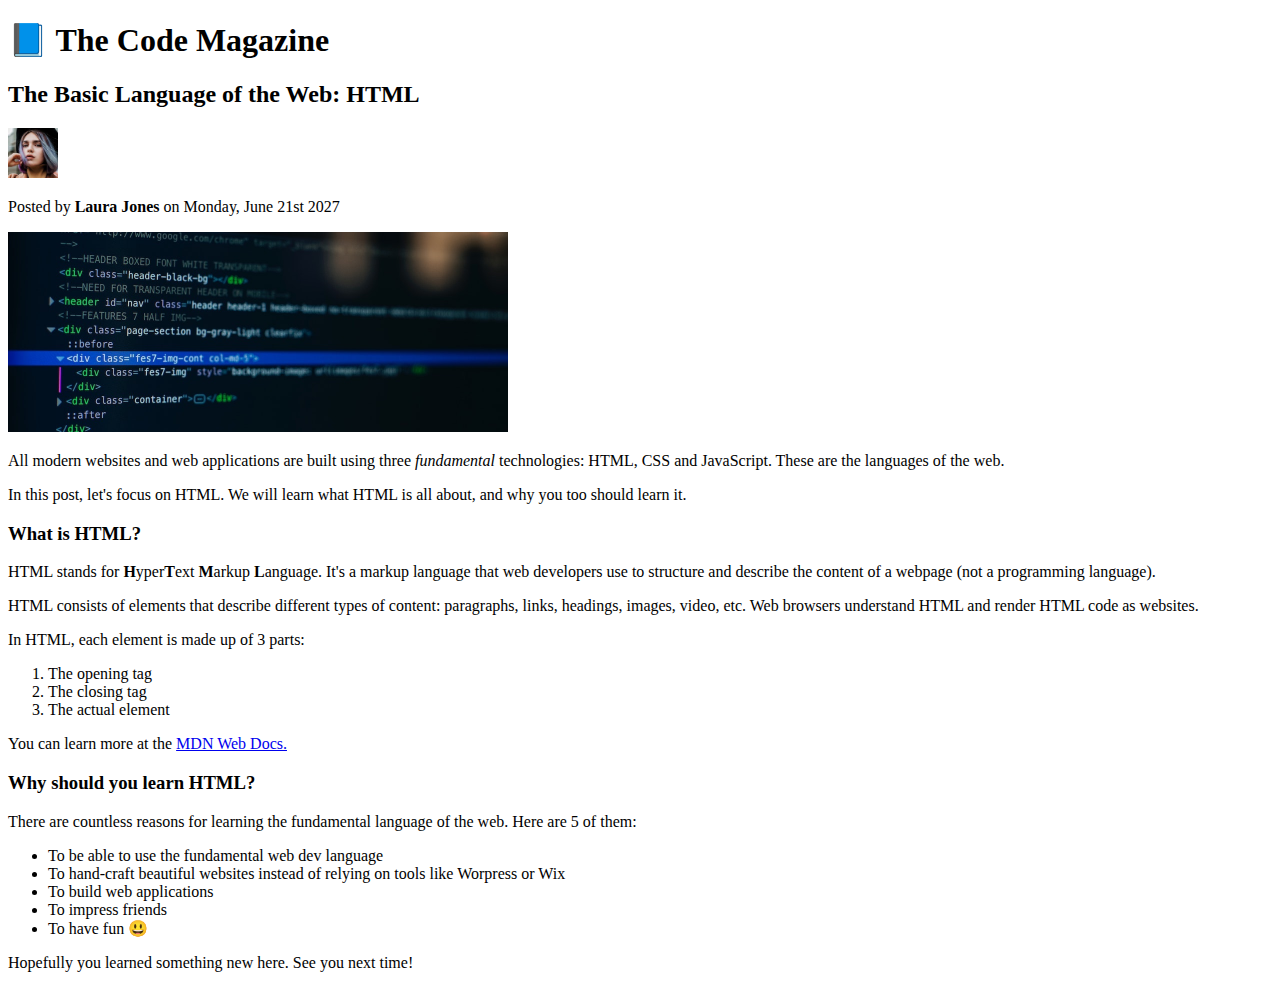
<file: 02-HTML-Fundamentals/index.html>
<!DOCTYPE html>
<html lang="en">
  <head>
    <meta charset="UTF-8" />
    <meta name="viewport" content="width=device-width, initial-scale=1.0" />
    <title>The Basic Language of the Web: HTML</title>
  </head>
  <body>
    <h1>📘 The Code Magazine</h1>
    <h2>The Basic Language of the Web: HTML</h2>
    <img src="laura-jones.jpg" alt="Profile image" width="50" height="width" />
    <p>Posted by <strong>Laura Jones</strong> on Monday, June 21st 2027</p>
    <img src="post-img.jpg" alt="HTML code screen" width="500" height="200" />
    <p>
      All modern websites and web applications are built using three
      <em>fundamental</em>
      technologies: HTML, CSS and JavaScript. These are the languages of the
      web.
    </p>
    <p>
      In this post, let's focus on HTML. We will learn what HTML is all about,
      and why you too should learn it.
    </p>
    <h3>What is HTML?</h3>
    <p>
      HTML stands for <strong>H</strong>yper<strong>T</strong>ext
      <strong>M</strong>arkup <strong>L</strong>anguage. It's a markup language
      that web developers use to structure and describe the content of a webpage
      (not a programming language).
    </p>
    <p>
      HTML consists of elements that describe different types of content:
      paragraphs, links, headings, images, video, etc. Web browsers understand
      HTML and render HTML code as websites.
    </p>
    <p>In HTML, each element is made up of 3 parts:</p>
    <ol>
      <li>The opening tag</li>
      <li>The closing tag</li>
      <li>The actual element</li>
    </ol>
    <p>
      You can learn more at the
      <a
        target="_blank"
        href="https://developer.mozilla.org/en-US/docs/Web/HTML"
        >MDN Web Docs.</a
      >
    </p>
    <h3>Why should you learn HTML?</h3>

    <p>
      There are countless reasons for learning the fundamental language of the
      web. Here are 5 of them:
    </p>
    <ul>
      <li>To be able to use the fundamental web dev language</li>
      <li>
        To hand-craft beautiful websites instead of relying on tools like
        Worpress or Wix
      </li>
      <li>To build web applications</li>
      <li>To impress friends</li>
      <li>To have fun 😃</li>
    </ul>
    <p>Hopefully you learned something new here. See you next time!</p>
  </body>
</html>
</file>
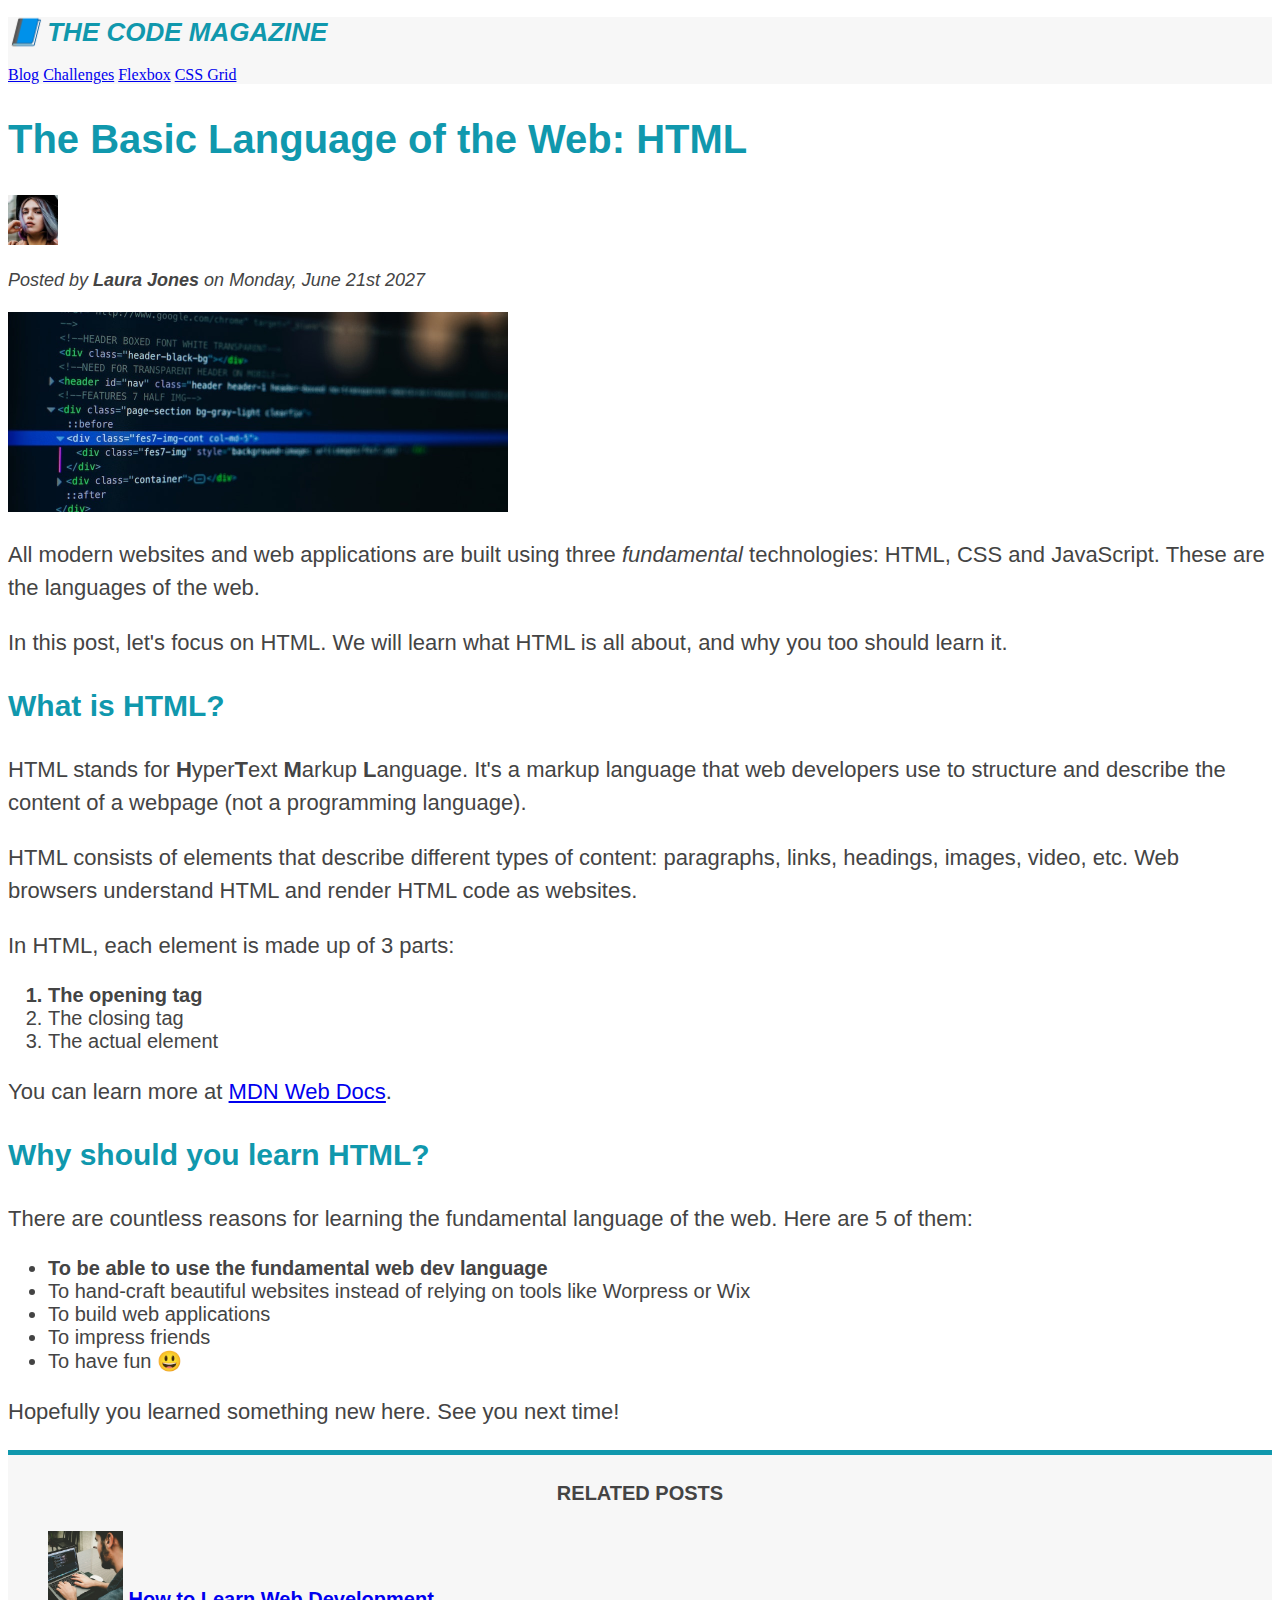
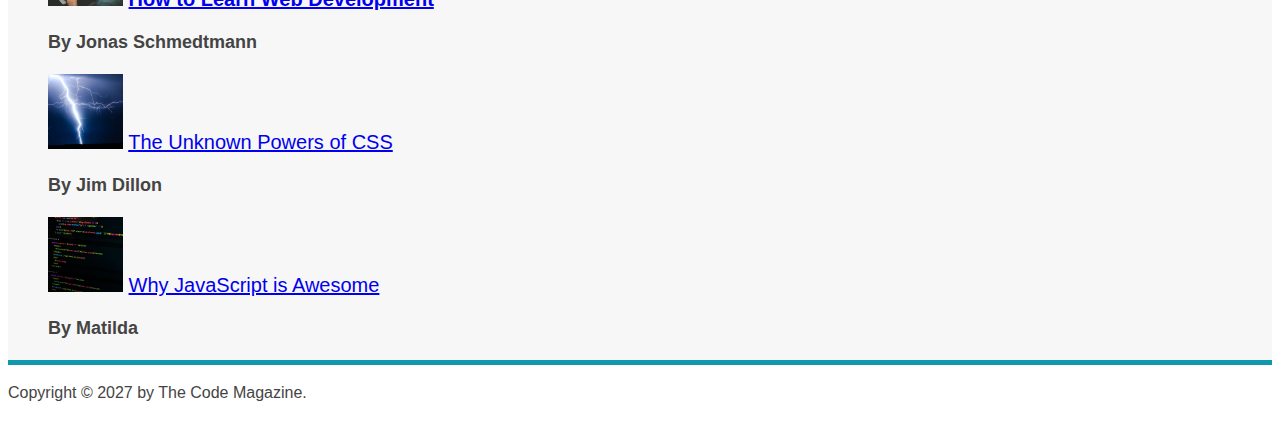
<file: 03-CSS-Fundamentals/index.html>
<!DOCTYPE html>
<html lang="en">
  <head>
    <meta charset="UTF-8" />
    <link href="style.css" rel="stylesheet" />
    <title>The Basic Language of the Web: HTML</title>
  </head>

  <body>
    <!--
    <h1>The Basic Language of the Web: HTML</h1>
    <h2>The Basic Language of the Web: HTML</h2>
    <h3>The Basic Language of the Web: HTML</h3>
    <h4>The Basic Language of the Web: HTML</h4>
    <h5>The Basic Language of the Web: HTML</h5>
    <h6>The Basic Language of the Web: HTML</h6>
    -->

    <header class="main-header">
      <h1>📘 The Code Magazine</h1>

      <nav>
        <a href="blog.html">Blog</a>
        <a href="#">Challenges</a>
        <a href="#">Flexbox</a>
        <a href="#">CSS Grid</a>
      </nav>
    </header>

    <article>
      <header>
        <h2>The Basic Language of the Web: HTML</h2>

        <img
          src="img/laura-jones.jpg"
          alt="Headshot of Laura Jones"
          height="50"
          width="50"
        />

        <p id="author">
          Posted by <strong>Laura Jones</strong> on Monday, June 21st 2027
        </p>

        <img
          src="img/post-img.jpg"
          alt="HTML code on a screen"
          width="500"
          height="200"
        />
      </header>

      <p>
        All modern websites and web applications are built using three
        <em>fundamental</em>
        technologies: HTML, CSS and JavaScript. These are the languages of the
        web.
      </p>

      <p>
        In this post, let's focus on HTML. We will learn what HTML is all about,
        and why you too should learn it.
      </p>

      <h3>What is HTML?</h3>
      <p>
        HTML stands for <strong>H</strong>yper<strong>T</strong>ext
        <strong>M</strong>arkup <strong>L</strong>anguage. It's a markup
        language that web developers use to structure and describe the content
        of a webpage (not a programming language).
      </p>
      <p>
        HTML consists of elements that describe different types of content:
        paragraphs, links, headings, images, video, etc. Web browsers understand
        HTML and render HTML code as websites.
      </p>
      <p>In HTML, each element is made up of 3 parts:</p>

      <ol>
        <li>The opening tag</li>
        <li>The closing tag</li>
        <li>The actual element</li>
      </ol>

      <p>
        You can learn more at
        <a
          href="https://developer.mozilla.org/en-US/docs/Web/HTML"
          target="_blank"
          >MDN Web Docs</a
        >.
      </p>

      <h3>Why should you learn HTML?</h3>

      <p>
        There are countless reasons for learning the fundamental language of the
        web. Here are 5 of them:
      </p>

      <ul>
        <li>To be able to use the fundamental web dev language</li>
        <li>
          To hand-craft beautiful websites instead of relying on tools like
          Worpress or Wix
        </li>
        <li>To build web applications</li>
        <li>To impress friends</li>
        <li>To have fun 😃</li>
      </ul>

      <p>Hopefully you learned something new here. See you next time!</p>
    </article>

    <aside>
      <h4>Related posts</h4>

      <ul class="related">
        <li>
          <img
            src="img/related-1.jpg"
            alt="Person programming"
            width="75"
            width="75"
          />
          <a href="#">How to Learn Web Development</a>
          <p class="related-author">By Jonas Schmedtmann</p>
        </li>
        <li>
          <img src="img/related-2.jpg" alt="Lightning" width="75" heigth="75" />
          <a href="#">The Unknown Powers of CSS</a>
          <p class="related-author">By Jim Dillon</p>
        </li>
        <li>
          <img
            src="img/related-3.jpg"
            alt="JavaScript code on a screen"
            width="75"
            height="75"
          />
          <a href="#">Why JavaScript is Awesome</a>
          <p class="related-author">By Matilda</p>
        </li>
      </ul>
    </aside>

    <footer>
      <p id="copyright">Copyright &copy; 2027 by The Code Magazine.</p>
    </footer>
  </body>
</html>
</file>
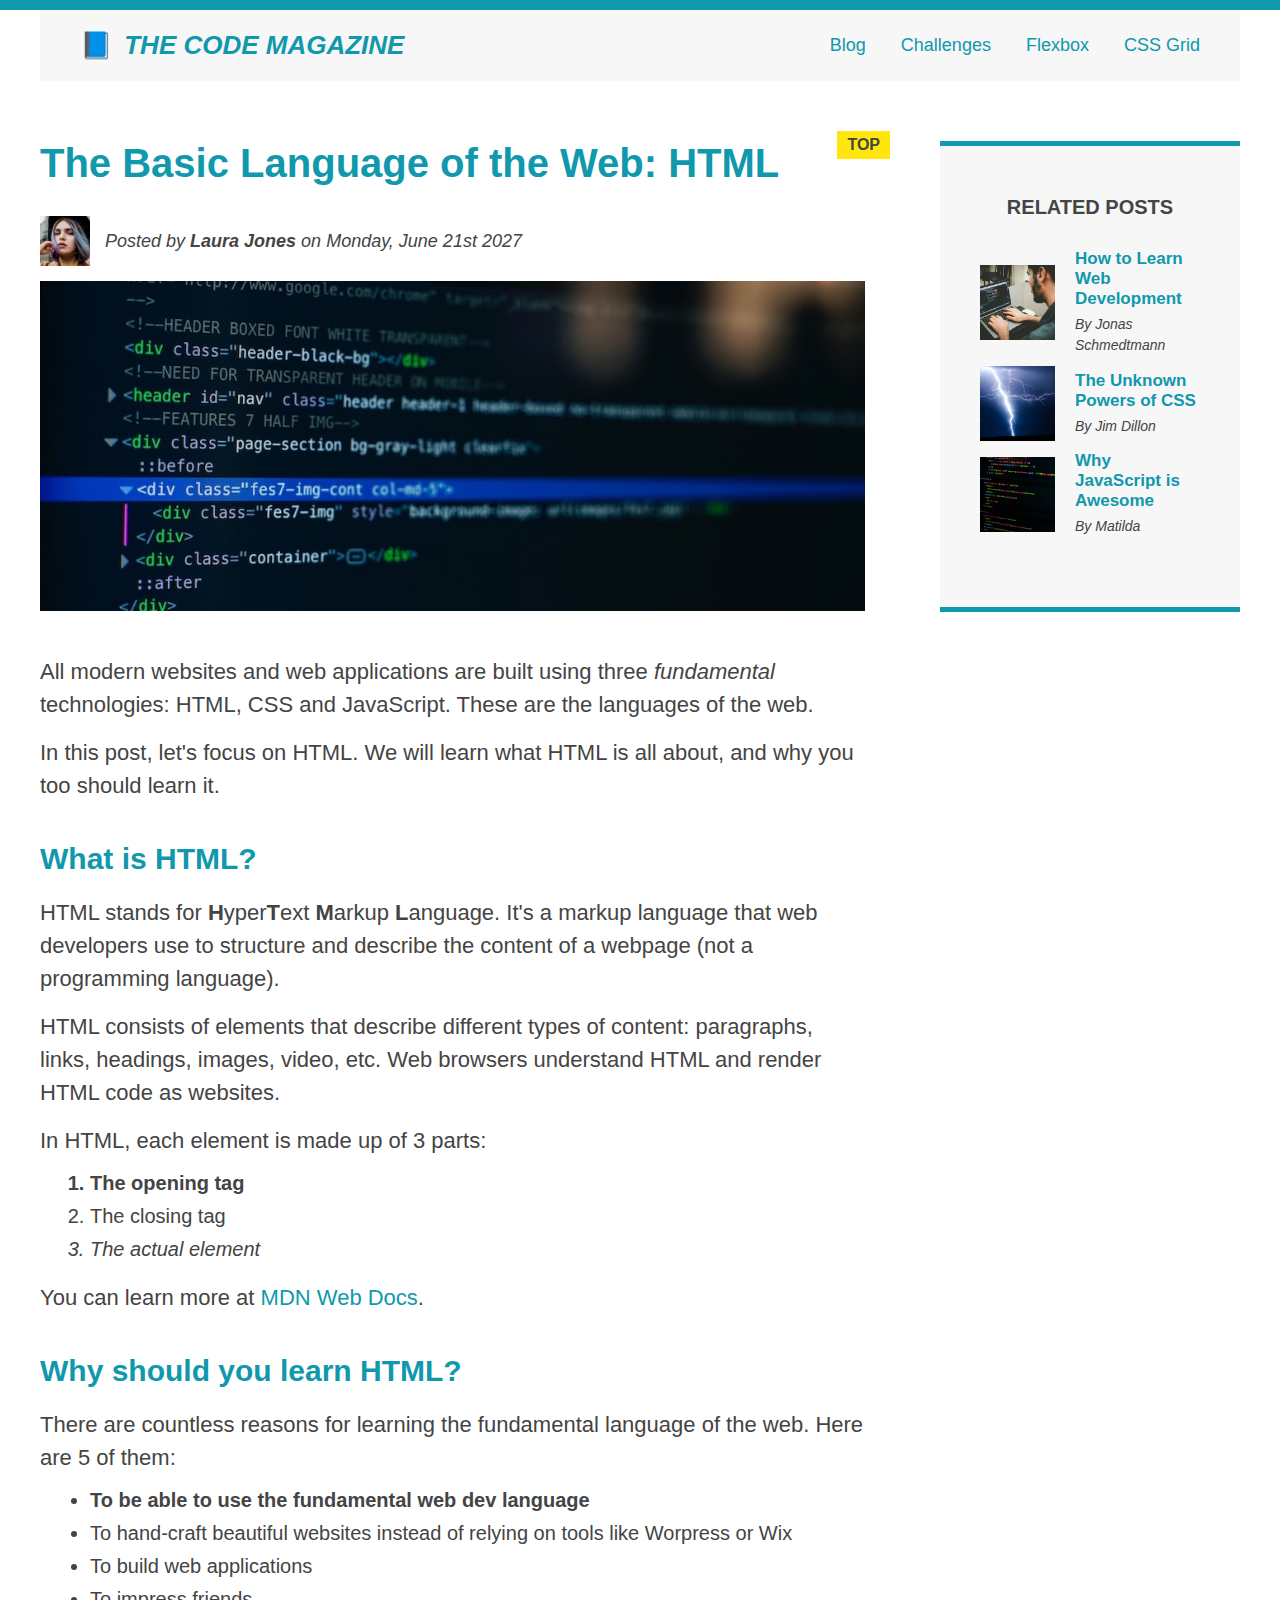
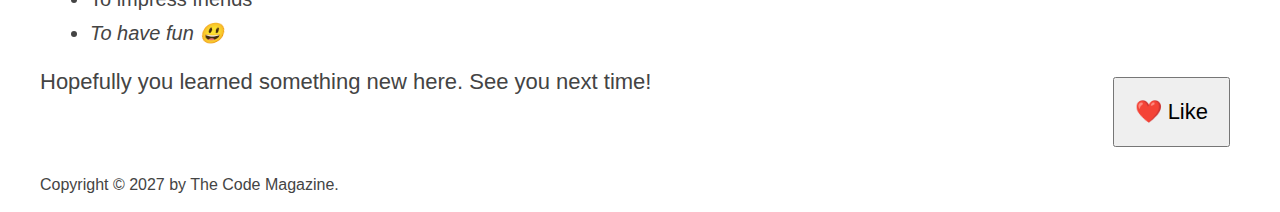
<file: 04-CSS-Layouts/index.html>
<!DOCTYPE html>
<html lang="en">
  <head>
    <meta charset="UTF-8" />
    <link href="style.css" rel="stylesheet" />

    <title>The Basic Language of the Web: HTML</title>
  </head>

  <body>
    <!--
    <h1>The Basic Language of the Web: HTML</h1>
    <h2>The Basic Language of the Web: HTML</h2>
    <h3>The Basic Language of the Web: HTML</h3>
    <h4>The Basic Language of the Web: HTML</h4>
    <h5>The Basic Language of the Web: HTML</h5>
    <h6>The Basic Language of the Web: HTML</h6>
    -->

    <div class="container">
      <header class="main-header clearfix">
        <h1>📘 The Code Magazine</h1>

        <nav>
          <!-- <strong>This is the navigation</strong> -->
          <a href="blog.html">Blog</a>
          <a href="#">Challenges</a>
          <a href="flexbox.html">Flexbox</a>
          <a href="css-grid.html">CSS Grid</a>
        </nav>
      </header>
      <div class="row">
        <article>
          <header class="post-header">
            <h2>The Basic Language of the Web: HTML</h2>
            <div class="sub-post-header">
              <img
                src="img/laura-jones.jpg"
                alt="Headshot of Laura Jones"
                height="50"
                width="50"
                class="author-img"
              />

              <p id="author" class="author">
                Posted by <strong>Laura Jones</strong> on Monday, June 21st 2027
              </p>
            </div>
            <img
              src="img/post-img.jpg"
              alt="HTML code on a screen"
              width="500"
              height="200"
              class="post-img"
            />
            <button>❤️ Like</button>
          </header>

          <p>
            All modern websites and web applications are built using three
            <em>fundamental</em>
            technologies: HTML, CSS and JavaScript. These are the languages of
            the web.
          </p>

          <p>
            In this post, let's focus on HTML. We will learn what HTML is all
            about, and why you too should learn it.
          </p>

          <h3>What is HTML?</h3>
          <p>
            HTML stands for <strong>H</strong>yper<strong>T</strong>ext
            <strong>M</strong>arkup <strong>L</strong>anguage. It's a markup
            language that web developers use to structure and describe the
            content of a webpage (not a programming language).
          </p>
          <p>
            HTML consists of elements that describe different types of content:
            paragraphs, links, headings, images, video, etc. Web browsers
            understand HTML and render HTML code as websites.
          </p>
          <p>In HTML, each element is made up of 3 parts:</p>

          <ol>
            <li class="first-li">The opening tag</li>
            <li>The closing tag</li>
            <li>The actual element</li>
          </ol>

          <p>
            You can learn more at
            <a
              href="https://developer.mozilla.org/en-US/docs/Web/HTML"
              target="_blank"
              >MDN Web Docs</a
            >.
          </p>

          <h3>Why should you learn HTML?</h3>

          <p>
            There are countless reasons for learning the fundamental language of
            the web. Here are 5 of them:
          </p>

          <ul>
            <li class="first-li">
              To be able to use the fundamental web dev language
            </li>
            <li>
              To hand-craft beautiful websites instead of relying on tools like
              Worpress or Wix
            </li>
            <li>To build web applications</li>
            <li>To impress friends</li>
            <li>To have fun 😃</li>
          </ul>

          <p>Hopefully you learned something new here. See you next time!</p>
        </article>
        <aside>
          <h4>Related posts</h4>

          <ul class="related">
            <li class="related-post">
              <img
                src="img/related-1.jpg"
                alt="Person programming"
                width="75"
                height="75"
              />
              <div>
                <a href="#" class="related-link"
                  >How to Learn Web Development</a
                >
                <p class="related-author">By Jonas Schmedtmann</p>
              </div>
            </li>
            <li class="related-post">
              <img
                src="img/related-2.jpg"
                alt="Lightning"
                width="75"
                height="75"
              />
              <div>
                <a href="#" class="related-link">The Unknown Powers of CSS</a>
                <p class="related-author">By Jim Dillon</p>
              </div>
            </li>
            <li class="related-post">
              <img
                src="img/related-3.jpg"
                alt="JavaScript code on a screen"
                width="75"
                height="75"
              />
              <div>
                <a href="#" class="related-link">Why JavaScript is Awesome</a>
                <p class="related-author">By Matilda</p>
              </div>
            </li>
          </ul>
        </aside>
      </div>
      <footer>
        <p id="copyright" class="copyright text">
          Copyright &copy; 2027 by The Code Magazine.
        </p>
      </footer>
    </div>
  </body>
</html>
</file>
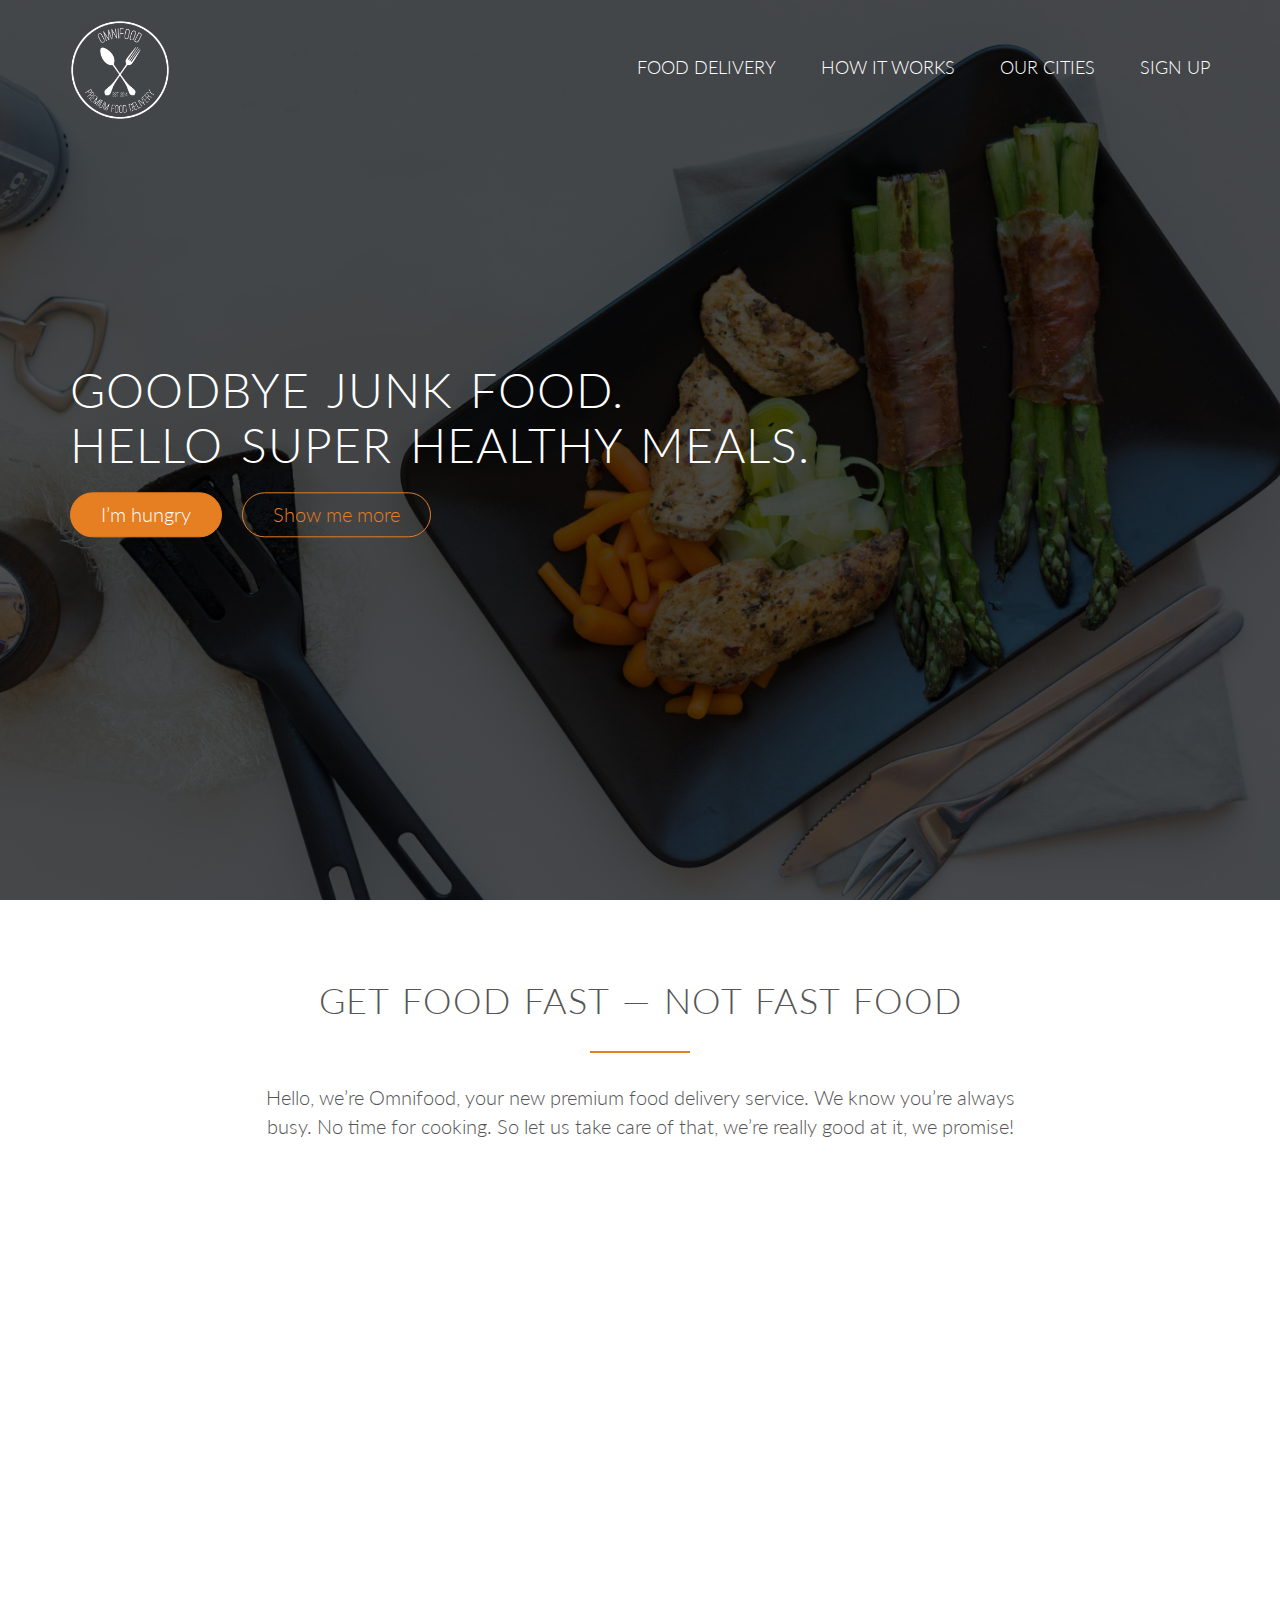
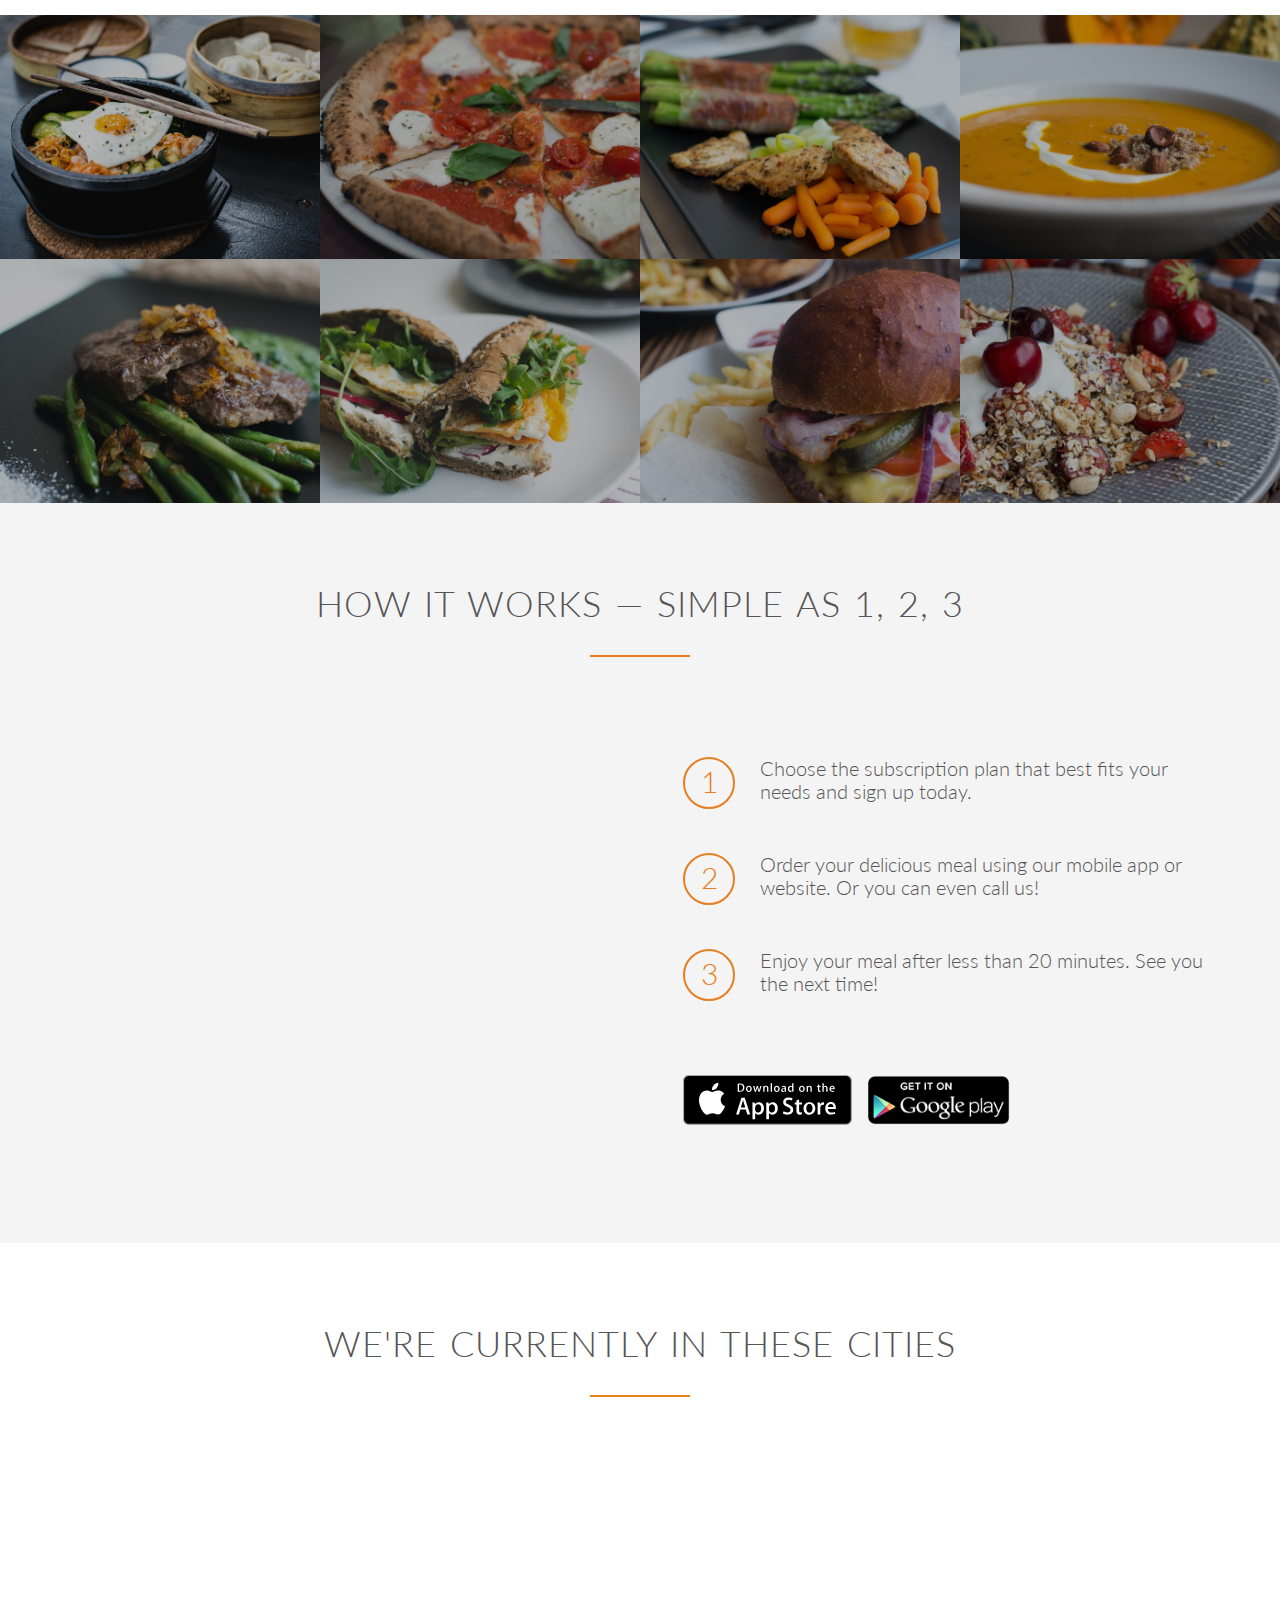
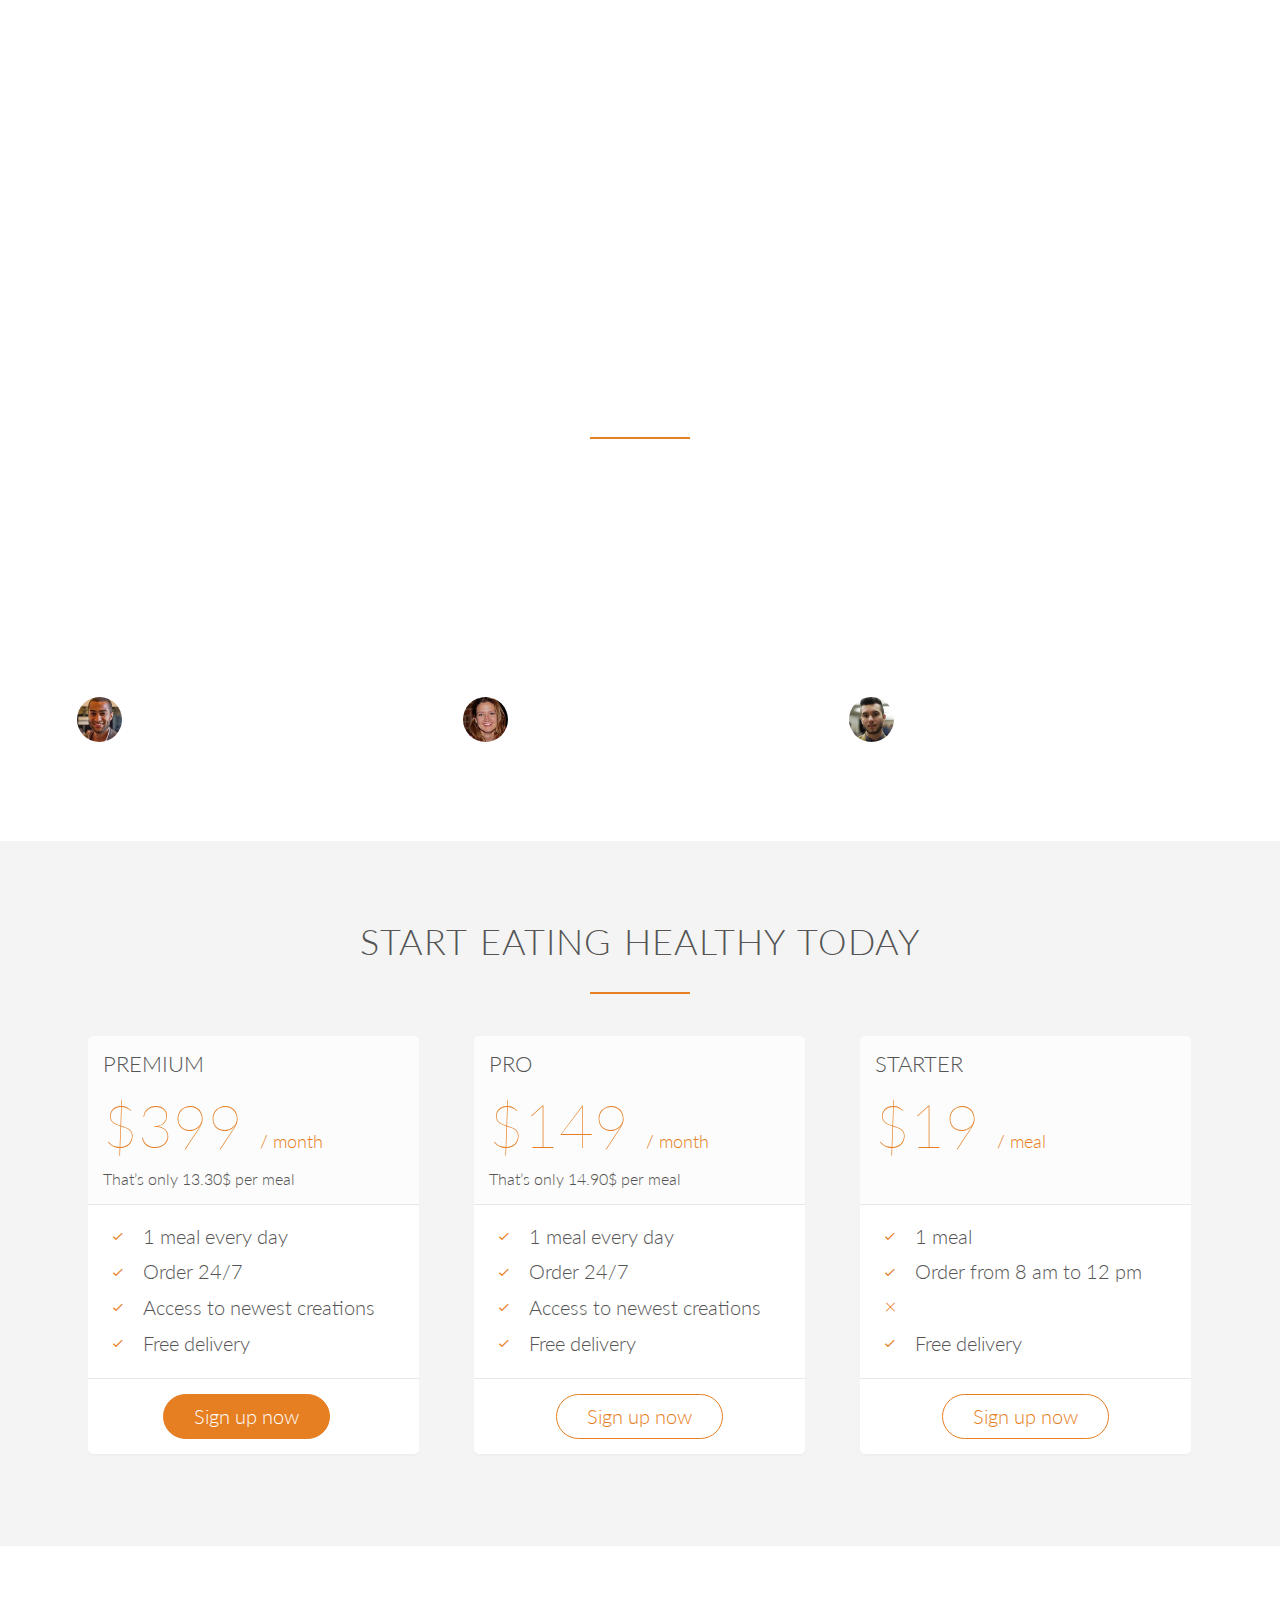
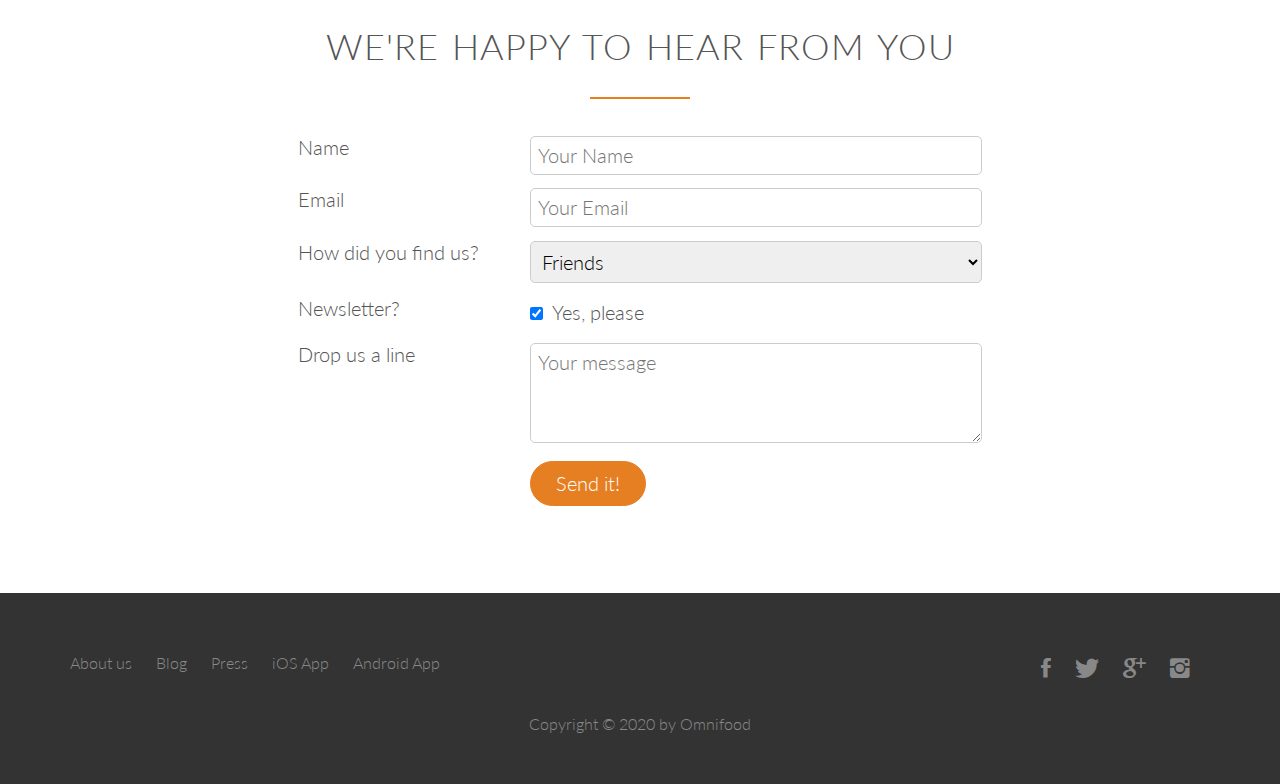
<file: 070809-OmniFood/index.html>
<!DOCTYPE html>
<html lang="en">
   <head>
      <meta name="description" content="Omnifood is a premium food delivery service with the mission to bring affordable">
      <meta name="Omnifood" content="#da532c">
      <meta name="Omnifood-config" content="resourses/favicons/browserconfig.xml">
      <meta name="theme-color" content="#ffffff">
      <link rel="apple-touch-icon" sizes="180x180" href="resourses/favicons/apple-touch-icon.png">
      <link rel="icon" type="image/png" sizes="32x32" href="resourses/favicons/favicon-32x32.png">
      <link rel="icon" type="image/png" sizes="16x16" href="resourses/favicons/favicon-16x16.png">
      <link rel="manifest" href="resourses/favicons/site.webmanifest">
      <link rel="mask-icon" href="resourses/favicons/safari-pinned-tab.svg" color="#5bbad5">
      <link rel="shortcut icon" href="resourses/favicons/favicon.ico">

      <meta charset="UTF-8">
      <meta name="viewport" content="width=device-width, initial-scale=1.0">
      <meta http-equiv="X-UA-Compatible" content="ie=edge">
      <link rel="stylesheet" href="https://fonts.googleapis.com/css?family=Lato:100,300,300i,400&display=swap">
      <link rel="stylesheet" href="vendors/css/normalize.css">
      <link rel="stylesheet" href="vendors/css/animate.min.css">
      <link rel="stylesheet" href="vendors/css/ionicons.min.css">
      <link rel="stylesheet" href="vendors/css/grid.css">
      <link rel="stylesheet" href="resourses/css/style.css">
      <link rel="stylesheet" href="resourses/css/queries.css">

      <title> Omnifood </title>
   </head>

   <body>
      <header>
         <nav>
            <div class="row">
               <img class="logo-white" src="resourses/img/logo-white.png" alt="Omnifood logo white">
               <img class="logo-black" src="resourses/img/logo-black.png" alt="Omnifood logo black">
               <ul class="main-nav js-main-nav">
                  <li> <a href="#features"> Food delivery </a> </li>
                  <li> <a href="#works"> How it works </a> </li>
                  <li> <a href="#cities"> Our cities </a> </li>
                  <li> <a href="#plans"> Sign up </a> </li>
               </ul>
               <a class="mobile-nav-icon js-mobile-nav-icon"><i class="ion-navicon-round"></i></a>
            </div>
         </nav>

         <div class="hero-text-box">
            <h1> Goodbye junk food. <br> Hello super healthy meals. </h1>
            <a class="btn btn-full js-btn-full" href="#"> I’m hungry </a>
            <a class="btn btn-ghost js-btn-ghost" href="#"> Show me more </a>
         </div>
      </header>


      <section class="section-features js-section-features" id="features">
         <div class="row">
            <h2> Get food fast &mdash; not fast food </h2>
            <p class="long-copy">
               Hello, we’re Omnifood, your new premium food delivery service. We know you’re always busy. No time for cooking. So let us take care of that, we’re really good at it, we promise!
            </p>
         </div>
         <div class="row js-animation-features">

            <div class="col span-1-of-4 box">
               <i class="ion-ios-infinite-outline icon-big"></i>
               <h3> Up to 365 days/year </h3>
               <p>
                  Never cook again! We really mean that. Our subscription plans include up to 365 days/year coverage. You can also choose to order more flexibly if that's your style.
               </p>
            </div>

            <div class="col span-1-of-4 box">
               <i class="ion-ios-stopwatch-outline icon-big"></i>
               <h3> Ready in 20 minutes </h3>
               <p>
                  You're only twenty minutes away from your delicious and super healthy meals delivered right to your home. We work with the best chefs in each town to ensure that you're 100% happy.
               </p>
            </div>

            <div class="col span-1-of-4 box">
               <i class="ion-ios-nutrition-outline icon-big"></i>
               <h3> 100% organic </h3>
               <p>
                  All our vegetables are fresh, organic and local. Animals are raised without added hormones or antibiotics. Good for your health, the environment, and it also tastes better!
               </p>
            </div>

            <div class="col span-1-of-4 box">
               <i class="ion-ios-cart-outline icon-big"></i>
               <h3> Order anything </h3>
               <p>
                  We don't limit your creativity, which means you can order whatever you feel like. You can also choose from our menu containing over 100 delicious meals. It's up to you!
               </p>
            </div>

         </div>
      </section>


      <section class="section-meals">

         <ul class="meals-showcase">
            <li>
               <figure class="meal-photo">
                  <img src="resourses/img/1.jpg" alt="Korean bibimbap with egg and vegetables">
               </figure>
            </li>
            <li>
               <figure class="meal-photo">
                  <img src="resourses/img/2.jpg" alt="Simple italian pizza with cherry tomatoes">
               </figure>
            </li>
            <li>
               <figure class="meal-photo">
                  <img src="resourses/img/3.jpg" alt="Chicken breast steak with vegetables">
               </figure>
            </li>
            <li>
               <figure class="meal-photo">
                  <img src="resourses/img/4.jpg" alt="Autumn pumpkin soup">
               </figure>
            </li>
         </ul>


         <ul class="meals-showcase">
            <li>
               <figure class="meal-photo">
                  <img src="resourses/img/5.jpg" alt="Paleo beef steak with vegetables">
               </figure>
            </li>
            <li>
               <figure class="meal-photo">
                  <img src="resourses/img/6.jpg" alt="Healthy baguette with egg and vegetables">
               </figure>
            </li>
            <li>
               <figure class="meal-photo">
                  <img src="resourses/img/7.jpg" alt="Burger with cheddar and bacon">
               </figure>
            </li>
            <li>
               <figure class="meal-photo">
                  <img src="resourses/img/8.jpg" alt="Granola with cherries and strawberries">
               </figure>
            </li>
         </ul>
      </section>

      <section class="section-steps" id="works">
         <div class="row">
            <h2> How it works &mdash; Simple as 1, 2, 3 </h2>
         </div>
         <div class="row">
            <div class="col span-1-of-2 steps-box">
               <img class="app-screen js-animation-app-screen" src="resourses/img/app-iPhone.png" alt="iPhone photo">
            </div>
            <div class="col span-1-of-2 steps-box">
               <div class="works-step">
                  <div>
                     1
                  </div>
                  <p>Choose the subscription plan that best fits your needs and sign up today.</p>
               </div>
               <div class="works-step">
                  <div>
                     2
                  </div>
                  <p>Order your delicious meal using our mobile app or website. Or you can even call us!</p>
               </div>
               <div class="works-step">
                  <div>
                     3
                  </div>
                  <p>Enjoy your meal after less than 20 minutes. See you the next time!</p>
               </div>

               <a class="btn-app" href="#"><img src="resourses/img/download-app.svg" alt="App Store Button"></a>
               <a class="btn-app" href="#"><img src="resourses/img/download-app-android.png" alt="Play Store Button"></a>
            </div>
         </div>
      </section>

      <section class="section-cities" id="cities">
         <div class="row">
            <h2> We're currently in these cities </h2>
         </div>
         <div class="row js-animation-cities">
            <div class="col span-1-of-4 box">
               <img class="city-photo" src="resourses/img/lisbon.jpg" alt="Lisbon photo">
               <h3> Lisbon </h3>
               <div class="city-feature">
                  <i class="ion-ios-person icon-small"></i>
                  1600+ eater
               </div>
               <div class="city-feature">
                  <i class="ion-ios-star icon-small"></i>
                  60+ top chefs
               </div>
               <div class="city-feature">
                  <i class="ion-social-twitter icon-small"></i>
                  <a href="#">@omnifood_lx</a>
               </div>
            </div>

            <div class="col span-1-of-4 box">
               <img class="city-photo" src="resourses/img/san-francisco.jpg" alt="San Francisco photo">
               <h3> San Francisco </h3>
               <div class="city-feature">
                  <i class="ion-ios-person icon-small"></i>
                  3700+ eater
               </div>
               <div class="city-feature">
                  <i class="ion-ios-star icon-small"></i>
                  160+ top chefs
               </div>
               <div class="city-feature">
                  <i class="ion-social-twitter icon-small"></i>
                  <a href="#">@omnifood_sf</a>
               </div>
            </div>

            <div class="col span-1-of-4 box">
               <img class="city-photo" src="resourses/img/berlin.jpg" alt="Berlin photo">
               <h3> Berlin </h3>
               <div class="city-feature">
                  <i class="ion-ios-person icon-small"></i>
                  2300+ eater
               </div>
               <div class="city-feature">
                  <i class="ion-ios-star icon-small"></i>
                  110+ top chefs
               </div>
               <div class="city-feature">
                  <i class="ion-social-twitter icon-small"></i>
                  <a href="#">@omnifood_berlin</a>
               </div>
            </div>

            <div class="col span-1-of-4 box">
               <img class="city-photo" src="resourses/img/london.jpg" alt="London photo">
               <h3> London </h3>
               <div class="city-feature">
                  <i class="ion-ios-person icon-small"></i>
                  1200+ eater
               </div>
               <div class="city-feature">
                  <i class="ion-ios-star icon-small"></i>
                  50+ top chefs
               </div>
               <div class="city-feature">
                  <i class="ion-social-twitter icon-small"></i>
                  <a href="#">@omnifood_london</a>
               </div>
            </div>

         </div>
      </section>

      <section class="section-testimonials">
         <div class="row">
            <h2> Our customers can't live without us </h2>
         </div>
         <div class="row">
            <div class="col span-1-of-3">
               <blockquote>
                  Omnifood is just awesome! I just launched a startup which leaves me with no time for cooking, so Omnifood is a life-saver. Now that I got used to it, I couldn't live without my daily meals!
                  <cite> <img src="resourses/img/customer-1.jpg" alt="Alberto Duncan Photo"> Alberto Duncan </cite>
               </blockquote>
            </div>
            <div class="col span-1-of-3">
               <blockquote>
                  Inexpensive, healthy and great-tasting meals, delivered right to my home. We have lots of food delivery here in Lisbon, but no one comes even close to Omifood. Me and my family are so in love!
                  <cite> <img src="resourses/img/customer-2.jpg" alt="Joana Silva Photo"> Joana Silva </cite>
               </blockquote>
            </div>
            <div class="col span-1-of-3">
               <blockquote>
                  I was looking for a quick and easy food delivery service in San Franciso. I tried a lot of them and ended up with Omnifood. Best food delivery service in the Bay Area. Keep up the great work!
                  <cite> <img src="resourses/img/customer-3.jpg" alt="Milton Chapman Photo"> Milton Chapman </cite>
               </blockquote>
            </div>

         </div>
      </section>


      <section class="section-plans" id="plans">
         <div class="row">
            <h2> Start eating healthy today </h2>
         </div>
         <div class="row">

            <div class="col span-1-of-3 ">
               <div class="plan-box js-animation-plans">
                  <div>
                     <h3> Premium </h3>
                     <p class="plan-price"> $399 <span>/ month</span> </p>
                     <p class="plan-price-meal"> That’s only 13.30$ per meal </p>
                  </div>
                  <div>
                     <ul>
                        <li><i class="ion-ios-checkmark-empty icon-small"></i>1 meal every day</li>
                        <li><i class="ion-ios-checkmark-empty icon-small"></i>Order 24/7</li>
                        <li><i class="ion-ios-checkmark-empty icon-small"></i>Access to newest creations</li>
                        <li><i class="ion-ios-checkmark-empty icon-small"></i>Free delivery</li>
                     </ul>
                  </div>
                  <div>
                     <a class="btn btn-full" href="#">Sign up now</a>
                  </div>
               </div>
            </div>

            <div class="col span-1-of-3">
               <div class="plan-box">
                  <div>
                     <h3> Pro </h3>
                     <p class="plan-price"> $149 <span>/ month</span> </p>
                     <p class="plan-price-meal"> That’s only 14.90$ per meal </p>
                  </div>
                  <div>
                     <ul>
                        <li><i class="ion-ios-checkmark-empty icon-small"></i>1 meal every day</li>
                        <li><i class="ion-ios-checkmark-empty icon-small"></i>Order 24/7</li>
                        <li><i class="ion-ios-checkmark-empty icon-small"></i>Access to newest creations</li>
                        <li><i class="ion-ios-checkmark-empty icon-small"></i>Free delivery</li>
                     </ul>
                  </div>
                  <div>
                     <a class="btn btn-ghost" href="#">Sign up now</a>
                  </div>
               </div>
            </div>

            <div class="col span-1-of-3">
               <div class="plan-box">
                  <div>
                     <h3> Starter </h3>
                     <p class="plan-price"> $19 <span>/ meal</span> </p>
                     <p class="plan-price-meal"> &nbsp; </p>
                  </div>
                  <div>
                     <ul>
                        <li><i class="ion-ios-checkmark-empty icon-small"></i>1 meal</li>
                        <li><i class="ion-ios-checkmark-empty icon-small"></i>Order from 8 am to 12 pm</li>
                        <li><i class="ion-ios-close-empty icon-small"></i></li>
                        <li><i class="ion-ios-checkmark-empty icon-small"></i>Free delivery</li>
                     </ul>
                  </div>
                  <div>
                     <a class="btn btn-ghost" href="#">Sign up now</a>
                  </div>
               </div>
            </div>

         </div>
      </section>

      <section class="section-form">
         <div class="row">
            <h2> We're happy to hear from you </h2>
         </div>
         <div class="row">

            <form class="contact-form" action="#" method="post">
               <div class="row">
                  <div class="col span-1-of-3">
                     <label for="name"> Name </label>
                  </div>
                  <div class="col span-2-of-3">
                     <input type="text" name="user-name" id="name" placeholder="Your Name" required>
                  </div>
               </div>
               <div class="row">
                  <div class="col span-1-of-3">
                     <label for="email"> Email </label>
                  </div>
                  <div class="col span-2-of-3">
                     <input type="email" name="email" id="email" placeholder="Your Email" required>
                  </div>
               </div>
               <div class="row">
                  <div class="col span-1-of-3">
                     <label> How did you find us? </label>
                  </div>
                  <div class="col span-2-of-3">
                     <select name="find-us">
                        <option value="friends" selected>Friends</option>
                        <option value="search">Search engine</option>
                        <option value="adv">Advertisment</option>
                        <option value="other">Other</option>
                     </select>
                  </div>
               </div>
               <div class="row">
                  <div class="col span-1-of-3">
                     <label> Newsletter? </label>
                  </div>
                  <div class="col span-2-of-3">
                     <input type="checkbox" name="news" checked> Yes, please
                  </div>
               </div>
               <div class="row">
                  <div class="col span-1-of-3">
                     <label> Drop us a line </label>
                  </div>
                  <div class="col span-2-of-3">
                     <textarea name="message" placeholder="Your message "></textarea>
                  </div>
               </div>
               <div class="row">
                  <div class="col span-1-of-3">
                     <label> &nbsp; </label>
                  </div>
                  <div class="col span-2-of-3">
                     <input type="submit" value="Send it!">
                  </div>
               </div>
            </form>

         </div>
      </section>

      <footer>
         <div class="row">
            <div class="col span-1-of-2">
               <ul class="footer-nav">
                  <li><a href="#">About us</a></li>
                  <li><a href="#">Blog</a></li>
                  <li><a href="#">Press</a></li>
                  <li><a href="#">iOS App</a></li>
                  <li><a href="#">Android App</a></li>
               </ul>
            </div>
            <div class="col span-1-of-2">
               <ul class="social-links">
                  <li><a href="#"><i class="ion-social-facebook"></i></a></li>
                  <li><a href="#"><i class="ion-social-twitter"></i></a></li>
                  <li><a href="#"><i class="ion-social-googleplus"></i></a></li>
                  <li><a href="#"><i class="ion-social-instagram"></i></a></li>
               </ul>
            </div>
         </div>
         <div class="row">
            <p> Copyright &copy; 2020 by Omnifood </p>
         </div>
      </footer>

      <script src="vendors/js/respond.min.js"></script>
      <script src="vendors/js/html5shiv.min.js"></script>
      <script src="vendors/js/selectivizr.min.js"></script>
      <script src="https://ajax.googleapis.com/ajax/libs/jquery/1.12.4/jquery.min.js"></script>
      <script src="vendors/js/jquery.waypoints.min.js"></script>
      <script src="resourses/js/script.js"></script>
   </body>
</html>
</file>
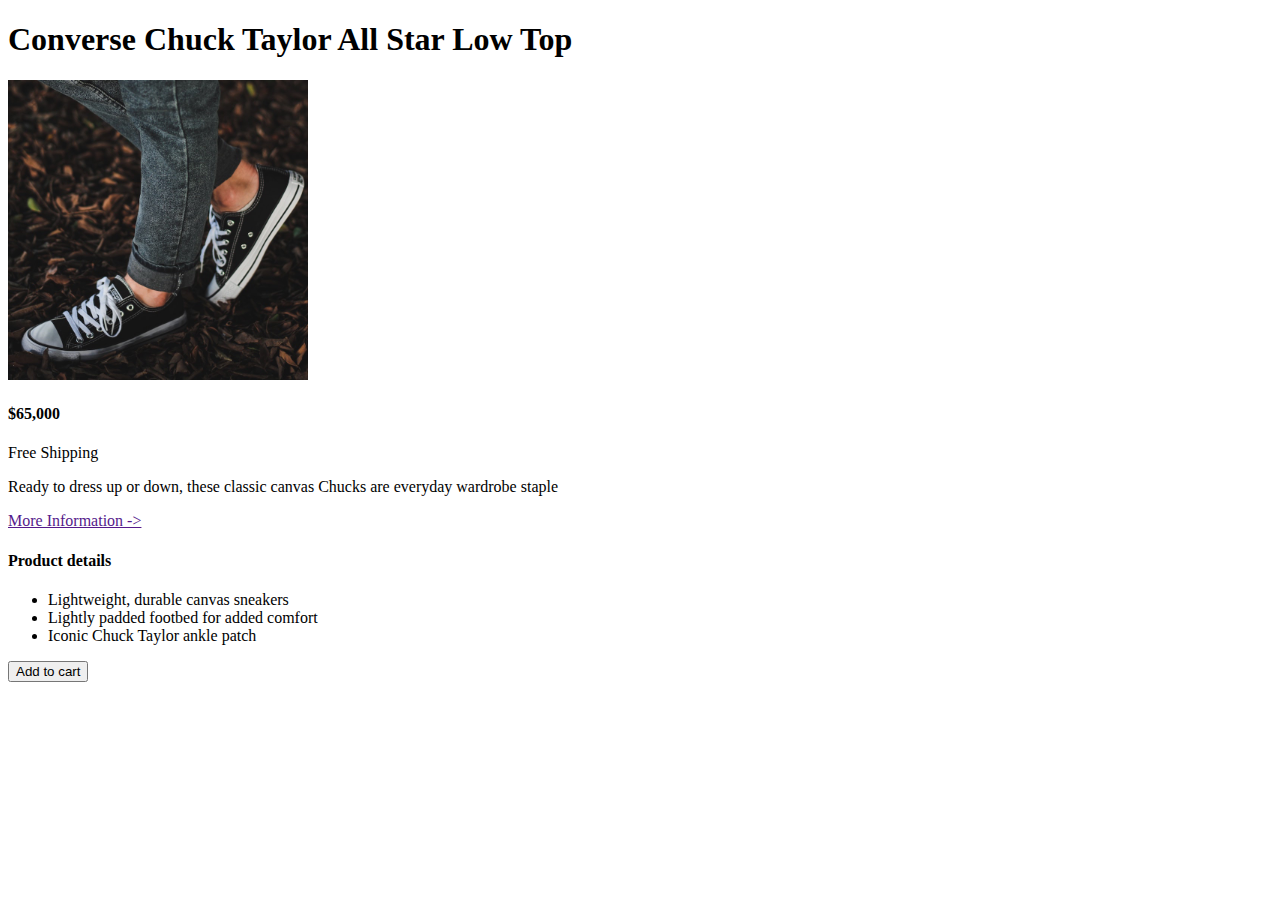
<file: 02-HTML-Fundamentals/challenge2.html>
<!DOCTYPE html>
<html lang="en">
  <head>
    <meta charset="UTF-8" />
    <meta name="viewport" content="width=device-width, initial-scale=1.0" />
    <title>Section 2 - Challenge #2</title>
  </head>
  <body>
    <header>
      <h1>Converse Chuck Taylor All Star Low Top</h1>
    </header>
    <article>
      <img src="challenges.jpg" alt="shoe img" width="300" height="300" />
      <h4>$65,000</h4>
      <p>Free Shipping</p>
      <p>
        Ready to dress up or down, these classic canvas Chucks are everyday
        wardrobe staple
      </p>

      <a href="" target="_blank">More Information -></a>
      <h4>Product details</h4>
      <ul>
        <li>Lightweight, durable canvas sneakers</li>
        <li>Lightly padded footbed for added comfort</li>
        <li>Iconic Chuck Taylor ankle patch</li>
      </ul>
      <button>Add to cart</button>
    </article>
  </body>
</html>
</file>
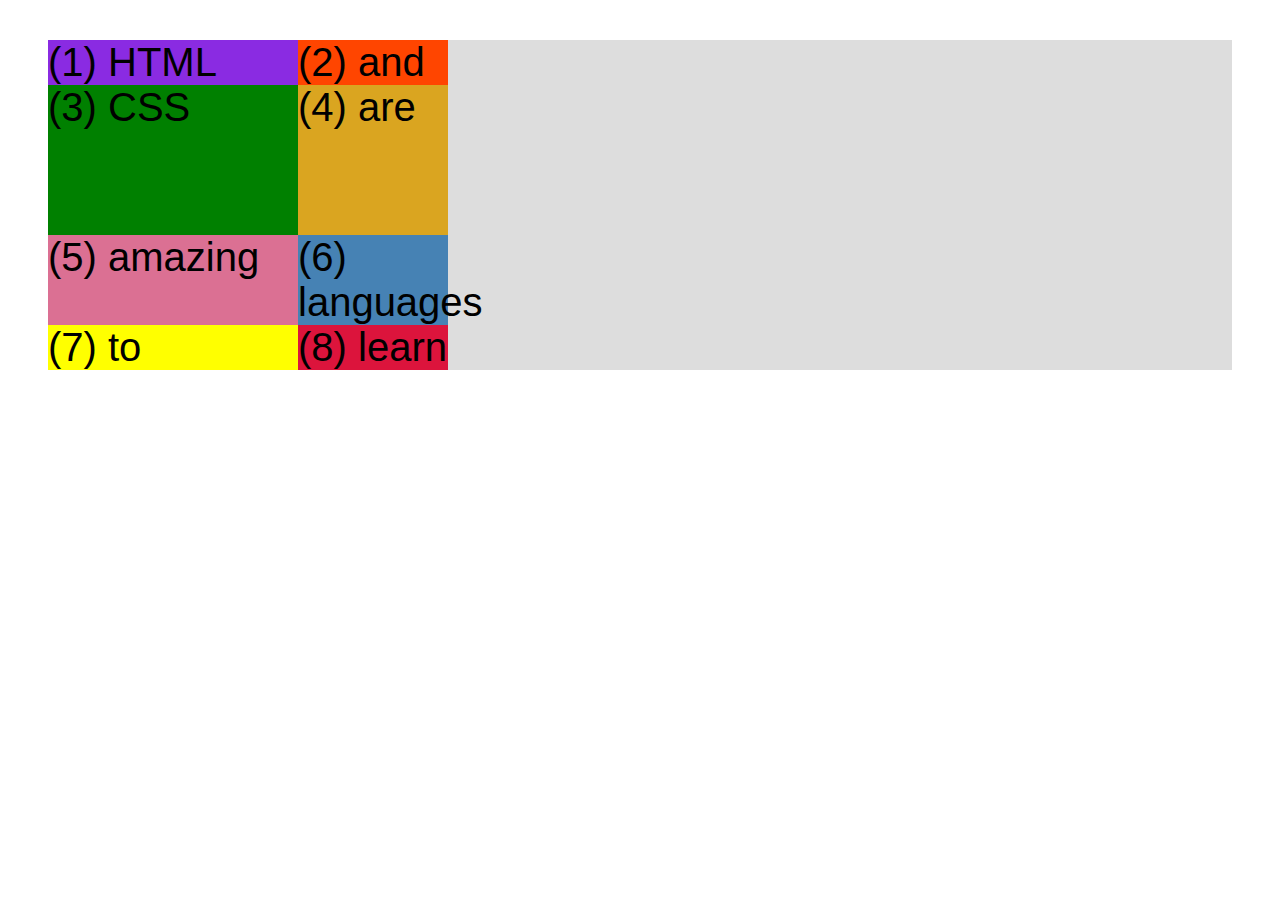
<file: 04-CSS-Layouts/css-grid.html>
<!DOCTYPE html>
<html lang="en">
  <head>
    <meta charset="UTF-8" />
    <meta http-equiv="X-UA-Compatible" content="IE=edge" />
    <meta name="viewport" content="width=device-width, initial-scale=1.0" />
    <title>CSS Grid</title>
    <style>
      .el--1 {
        background-color: blueviolet;
      }
      .el--2 {
        background-color: orangered;
      }
      .el--3 {
        background-color: green;
        height: 150px;
      }
      .el--4 {
        background-color: goldenrod;
      }
      .el--5 {
        background-color: palevioletred;
      }
      .el--6 {
        background-color: steelblue;
      }
      .el--7 {
        background-color: yellow;
      }
      .el--8 {
        background-color: crimson;
      }

      .container--1 {
        /* STARTER */
        font-family: sans-serif;
        background-color: #ddd;
        font-size: 40px;
        margin: 40px;

        /* CSS GRID */
        display: grid;
        grid-template-columns: 250px 150px;
      }

      .container--2 {
        /* STARTER */
        display: none;
        font-family: sans-serif;
        background-color: black;
        font-size: 40px;
        margin: 100px;

        width: 1000px;
        height: 600px;

        /* CSS GRID */
      }
    </style>
  </head>
  <body>
    <div class="container--1">
      <div class="el el--1">(1) HTML</div>
      <div class="el el--2">(2) and</div>
      <div class="el el--3">(3) CSS</div>
      <div class="el el--4">(4) are</div>
      <div class="el el--5">(5) amazing</div>
      <div class="el el--6">(6) languages</div>
      <div class="el el--7">(7) to</div>
      <div class="el el--8">(8) learn</div>
    </div>

    <div class="container--2">
      <div class="el el--1">(1)</div>
      <div class="el el--3">(3)</div>
      <div class="el el--4">(4)</div>
      <div class="el el--5">(5)</div>
      <div class="el el--6">(6)</div>
      <div class="el el--7">(7)</div>
    </div>
  </body>
</html>
</file>
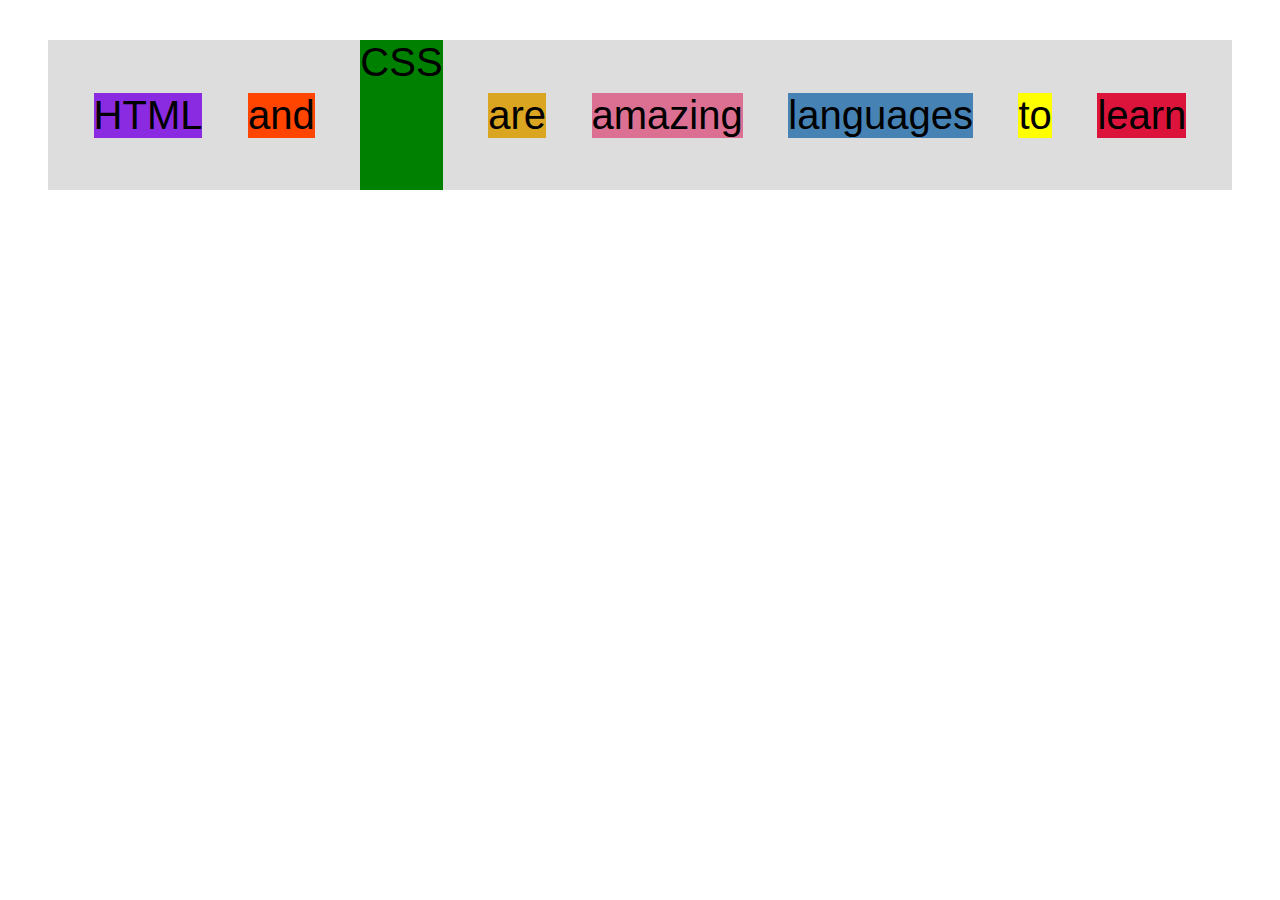
<file: 04-CSS-Layouts/flexbox.html>
<!DOCTYPE html>
<html lang="en">
  <head>
    <meta charset="UTF-8" />
    <meta http-equiv="X-UA-Compatible" content="IE=edge" />
    <meta name="viewport" content="width=device-width, initial-scale=1.0" />
    <title>Flexbox</title>
    <style>
      .el--1 {
        background-color: blueviolet;
      }
      .el--2 {
        background-color: orangered;
      }
      .el--3 {
        background-color: green;
        height: 150px;
      }
      .el--4 {
        background-color: goldenrod;
      }
      .el--5 {
        background-color: palevioletred;
      }
      .el--6 {
        background-color: steelblue;
      }
      .el--7 {
        background-color: yellow;
      }
      .el--8 {
        background-color: crimson;
      }

      .container {
        /* STARTER */
        font-family: sans-serif;
        background-color: #ddd;
        font-size: 40px;
        margin: 40px;

        /* FLEXBOX */
        display: flex;
        align-items: center;
        justify-content: space-evenly;
      }
    </style>
  </head>
  <body>
    <div class="container">
      <div class="el el--1">HTML</div>
      <div class="el el--2">and</div>
      <div class="el el--3">CSS</div>
      <div class="el el--4">are</div>
      <div class="el el--5">amazing</div>
      <div class="el el--6">languages</div>
      <div class="el el--7">to</div>
      <div class="el el--8">learn</div>
    </div>
  </body>
</html>
</file>
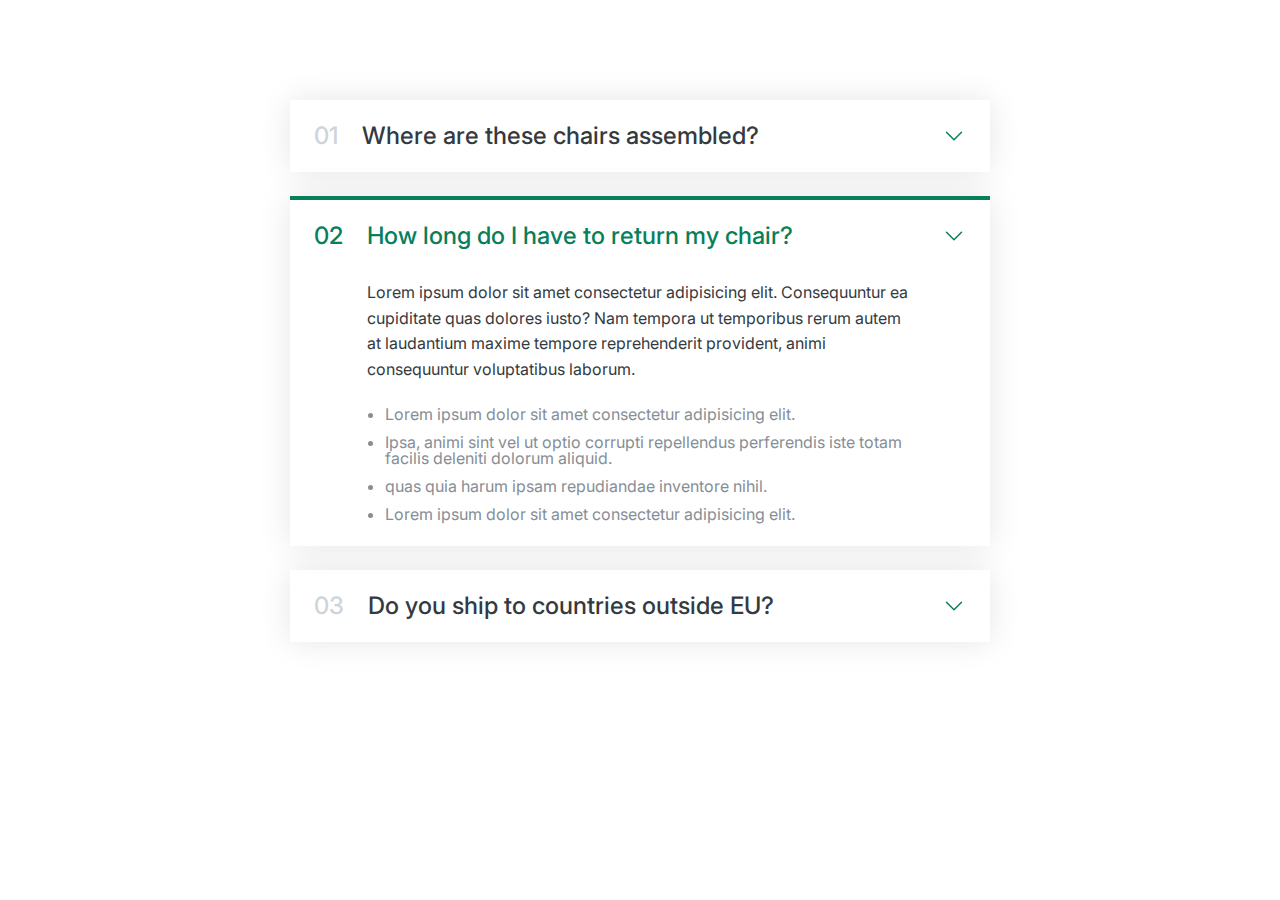
<file: 06-Components/01-accordition.html>
<!DOCTYPE html>
<html lang="en">
  <head>
    <meta charset="UTF-8" />
    <meta name="viewport" content="width=device-width, initial-scale=1.0" />
    <link
      href="https://fonts.googleapis.com/css2?family=Inter:wght@400;500;700&display=swap"
      rel="stylesheet"
    />
    <title>Accordion Component</title>
    <style>
      * {
        margin: 0;
        padding: 0;
        box-sizing: border-box;
      }

      body {
        font-family: "Inter", sans-serif;
        color: #343a40;
        line-height: 1;
      }
      .accordion {
        width: 700px;
        margin: 100px auto;
        display: flex;
        flex-direction: column;
        gap: 24px;
      }
      .item {
        box-shadow: 0 0 32px rgba(0, 0, 0, 0.1);
        padding: 24px;
        display: grid;
        grid-template-columns: auto 1fr auto;
        column-gap: 24px;
        row-gap: 32px;
        align-items: center;
        /* border-top: 5px solid #087f5b; */
      }
      .number,
      .text {
        font-size: 24px;
        font-weight: 500;
        /* color: #087f5b; */
      }
      .number {
        color: #ced4da;
      }
      .text {
      }
      .icon {
        width: 24px;
        height: 24px;
        stroke: #087f5b;
      }
      .hidden-box {
        grid-column: 2;
        display: none;
      }
      .hidden-box p {
        line-height: 1.6;
        margin-bottom: 24px;
      }
      .hidden-box ul {
        color: #868e96;
        margin-left: 18px;
        display: flex;
        flex-direction: column;
        gap: 12px;
      }
      .open {
        border-top: 4px solid #087f5b;
      }
      .open .hidden-box {
        display: block;
      }
      .open .text,
      .open .number {
        color: #087f5b;
      }
    </style>
  </head>
  <body>
    <div class="accordion">
      <div class="item">
        <p class="number">01</p>
        <p class="text">Where are these chairs assembled?</p>
        <svg
          xmlns="http://www.w3.org/2000/svg"
          fill="none"
          viewBox="0 0 24 24"
          stroke-width="1.5"
          stroke="currentColor"
          class="icon"
        >
          <path
            stroke-linecap="round"
            stroke-linejoin="round"
            d="M19.5 8.25l-7.5 7.5-7.5-7.5"
          />
        </svg>
        <div class="hidden-box">
          <p>
            Lorem ipsum dolor sit amet consectetur adipisicing elit.
            Consequuntur ea cupiditate quas dolores iusto? Nam tempora ut
            temporibus rerum autem at laudantium maxime tempore reprehenderit
            provident, animi consequuntur voluptatibus laborum.
          </p>
          <ul>
            <li>Lorem ipsum dolor sit amet consectetur adipisicing elit.</li>
            <li>
              Ipsa, animi sint vel ut optio corrupti repellendus perferendis
              iste totam facilis deleniti dolorum aliquid.
            </li>
            <li>quas quia harum ipsam repudiandae inventore nihil.</li>

            <li>Lorem ipsum dolor sit amet consectetur adipisicing elit.</li>
          </ul>
        </div>
      </div>
      <div class="item open">
        <p class="number">02</p>
        <p class="text">How long do I have to return my chair?</p>
        <svg
          xmlns="http://www.w3.org/2000/svg"
          fill="none"
          viewBox="0 0 24 24"
          stroke-width="1.5"
          stroke="currentColor"
          class="icon"
        >
          <path
            stroke-linecap="round"
            stroke-linejoin="round"
            d="M19.5 8.25l-7.5 7.5-7.5-7.5"
          />
        </svg>
        <div class="hidden-box">
          <p>
            Lorem ipsum dolor sit amet consectetur adipisicing elit.
            Consequuntur ea cupiditate quas dolores iusto? Nam tempora ut
            temporibus rerum autem at laudantium maxime tempore reprehenderit
            provident, animi consequuntur voluptatibus laborum.
          </p>
          <ul>
            <li>Lorem ipsum dolor sit amet consectetur adipisicing elit.</li>
            <li>
              Ipsa, animi sint vel ut optio corrupti repellendus perferendis
              iste totam facilis deleniti dolorum aliquid.
            </li>
            <li>quas quia harum ipsam repudiandae inventore nihil.</li>

            <li>Lorem ipsum dolor sit amet consectetur adipisicing elit.</li>
          </ul>
        </div>
      </div>
      <div class="item">
        <p class="number">03</p>
        <p class="text">Do you ship to countries outside EU?</p>
        <svg
          xmlns="http://www.w3.org/2000/svg"
          fill="none"
          viewBox="0 0 24 24"
          stroke-width="1.5"
          stroke="currentColor"
          class="icon"
        >
          <path
            stroke-linecap="round"
            stroke-linejoin="round"
            d="M19.5 8.25l-7.5 7.5-7.5-7.5"
          />
        </svg>
        <div class="hidden-box">
          <p>
            Lorem ipsum dolor sit amet consectetur adipisicing elit.
            Consequuntur ea cupiditate quas dolores iusto? Nam tempora ut
            temporibus rerum autem at laudantium maxime tempore reprehenderit
            provident, animi consequuntur voluptatibus laborum.
          </p>
          <ul>
            <li>Lorem ipsum dolor sit amet consectetur adipisicing elit.</li>
            <li>
              Ipsa, animi sint vel ut optio corrupti repellendus perferendis
              iste totam facilis deleniti dolorum aliquid.
            </li>
            <li>quas quia harum ipsam repudiandae inventore nihil.</li>

            <li>Lorem ipsum dolor sit amet consectetur adipisicing elit.</li>
          </ul>
        </div>
      </div>
    </div>
  </body>
</html>
</file>
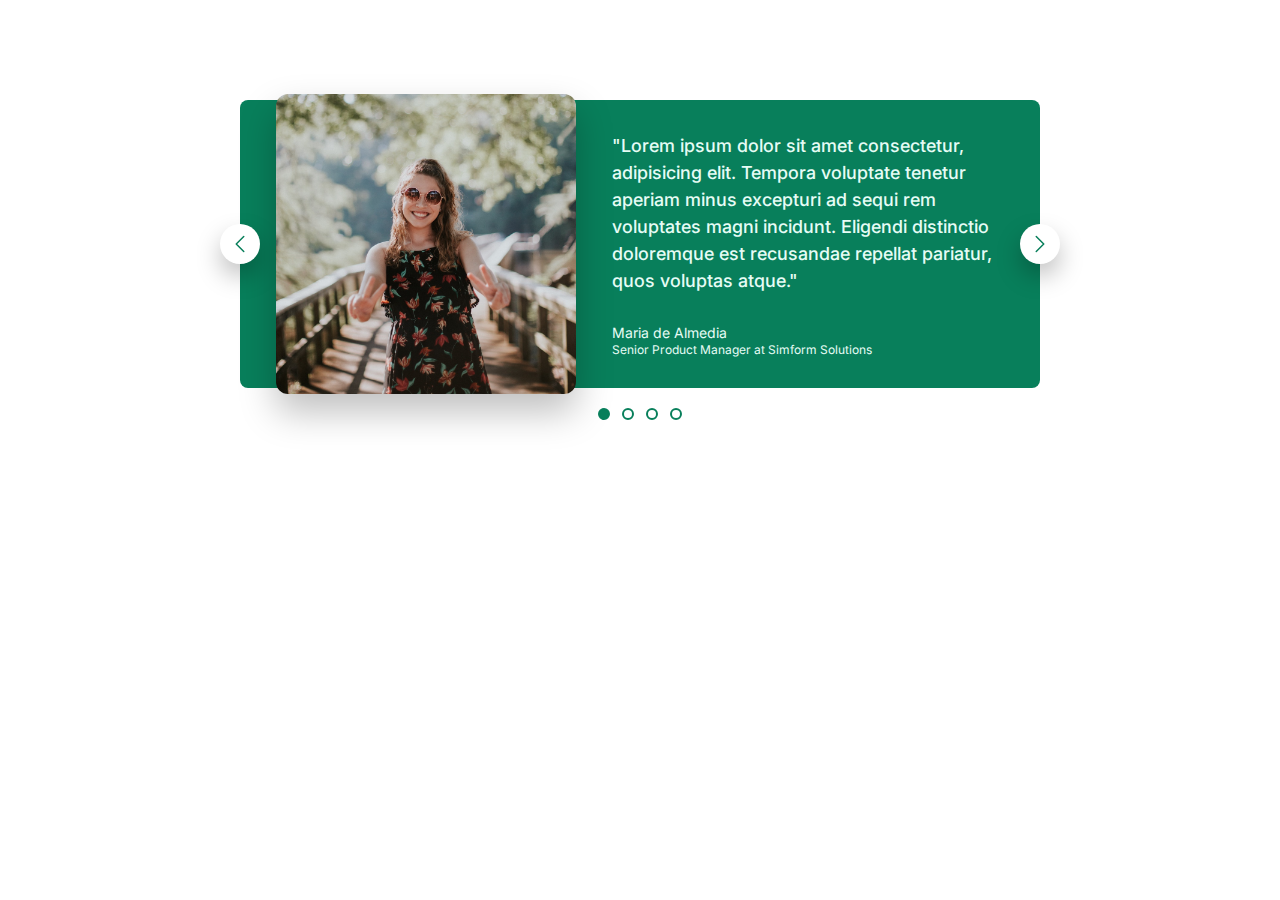
<file: 06-Components/02-carousel.html>
<!DOCTYPE html>
<html lang="en">
  <head>
    <meta charset="UTF-8" />
    <meta name="viewport" content="width=device-width, initial-scale=1.0" />
    <link
      href="https://fonts.googleapis.com/css2?family=Inter:wght@400;500;700&display=swap"
      rel="stylesheet"
    />
    <title>Carousel Component</title>
    <style>
      * {
        margin: 0;
        padding: 0;
        box-sizing: border-box;
      }

      body {
        font-family: "Inter", sans-serif;
        color: #343a40;
        line-height: 1;
      }
      img {
        width: 200px;
        border-radius: 8px;
        transform: scale(1.5);
        box-shadow: 0 12px 24px rgba(0, 0, 0, 0.25);
      }
      .carousel {
        background-color: #087f5b;
        width: 800px;
        margin: 100px auto;
        border-radius: 8px;
        padding: 32px;
        padding-left: 86px;
        padding-right: 48px;
        display: flex;
        align-items: center;
        gap: 86px;
        position: relative;
      }
      .testimonial-text {
        font-size: 18px;
        font-weight: 500;
        line-height: 1.5;
        margin-bottom: 32px;
        color: #e6fcf5;
      }
      .testimonial-author {
        font-size: 14px;
        margin-bottom: 4px;
        color: #e6fcf5;
      }
      .testimonial-job {
        font-size: 12px;
        color: #e6fcf5;
      }
      /* CONTROLS */
      .btn {
        background-color: #fff;
        border: none;
        height: 40px;
        width: 40px;
        position: absolute;
        box-shadow: 0 12px 24px rgba(0, 0, 0, 0.25);

        cursor: pointer;
        border-radius: 50%;
        display: flex;
        align-items: center;
        justify-content: center;
      }
      .btn-left {
        left: 0;
        top: 50%;
        transform: translate(-50%, -50%);
      }
      .btn-right {
        right: 0;
        top: 50%;
        transform: translate(50%, -50%);
      }
      .btn-icon {
        height: 24px;
        width: 24px;
        stroke: #087f5b;
      }

      .dots {
        position: absolute;
        bottom: 0;
        left: 50%;
        transform: translate(-50%, 32px);
        display: flex;
        gap: 12px;
      }
      .dot {
        width: 12px;
        height: 12px;
        background-color: #fff;
        border: 2px solid #087f5b;
        border-radius: 50%;
        cursor: pointer;
      }
      .dot-fill {
        background-color: #087f5b;
      }
    </style>
  </head>
  <body>
    <div class="carousel">
      <img src="maria.jpg" alt="Maria" />
      <blockquote class="testimonial">
        <p class="testimonial-text">
          "Lorem ipsum dolor sit amet consectetur, adipisicing elit. Tempora
          voluptate tenetur aperiam minus excepturi ad sequi rem voluptates
          magni incidunt. Eligendi distinctio doloremque est recusandae repellat
          pariatur, quos voluptas atque."
        </p>
        <p class="testimonial-author">Maria de Almedia</p>
        <p class="testimonial-job">
          Senior Product Manager at Simform Solutions
        </p>
      </blockquote>
      <button class="btn btn-left">
        <svg
          xmlns="http://www.w3.org/2000/svg"
          fill="none"
          viewBox="0 0 24 24"
          stroke-width="1.5"
          stroke="currentColor"
          class="btn-icon"
        >
          <path
            stroke-linecap="round"
            stroke-linejoin="round"
            d="M15.75 19.5L8.25 12l7.5-7.5"
          />
        </svg>
      </button>
      <button class="btn btn-right">
        <svg
          xmlns="http://www.w3.org/2000/svg"
          fill="none"
          viewBox="0 0 24 24"
          stroke-width="1.5"
          stroke="currentColor"
          class="btn-icon"
        >
          <path
            stroke-linecap="round"
            stroke-linejoin="round"
            d="M8.25 4.5l7.5 7.5-7.5 7.5"
          />
        </svg>
      </button>
      <div class="dots">
        <button class="dot dot-fill">&nbsp;</button>
        <button class="dot">&nbsp;</button>
        <button class="dot">&nbsp;</button>
        <button class="dot">&nbsp;</button>
      </div>
    </div>
  </body>
</html>
</file>
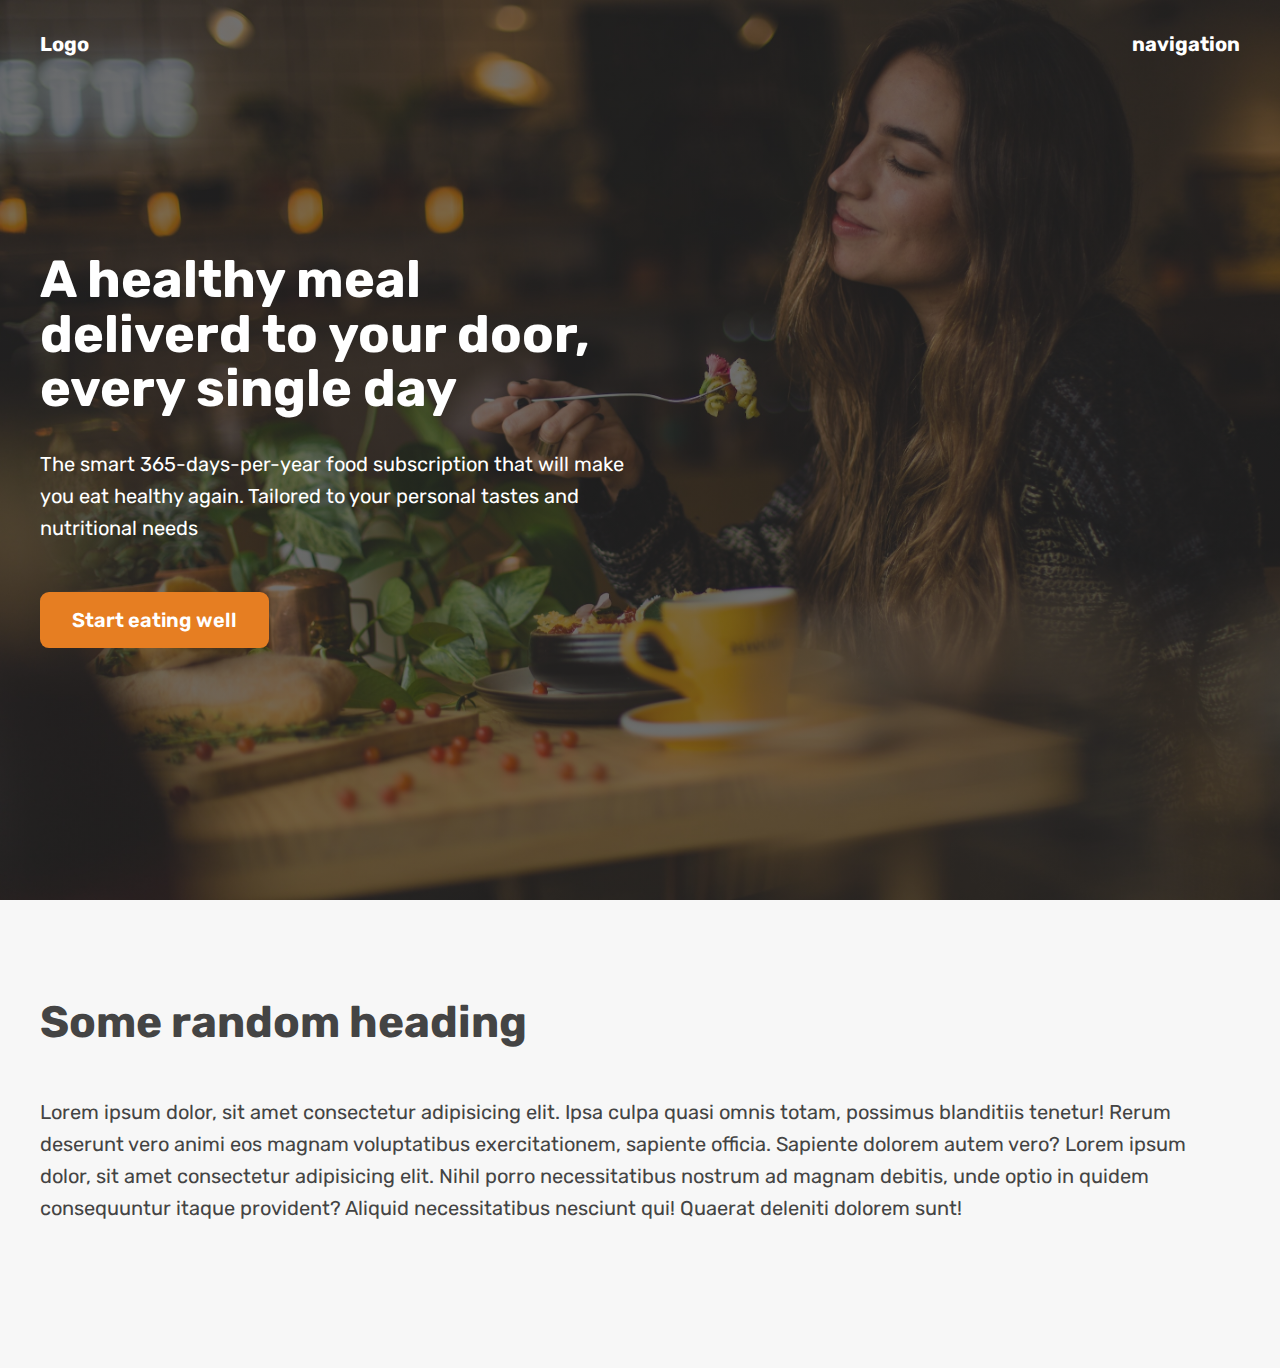
<file: 06-Components/05-hero.html>
<!DOCTYPE html>
<html lang="en">
  <head>
    <meta charset="UTF-8" />
    <meta name="viewport" content="width=device-width, initial-scale=1.0" />
    <link rel="preconnect" href="https://fonts.googleapis.com" />
    <link rel="preconnect" href="https://fonts.gstatic.com" crossorigin />
    <link
      href="https://fonts.googleapis.com/css2?family=Rubik:wght@400;600;700&display=swap"
      rel="stylesheet"
    />
    <title>Omifood Hero Section</title>
    <style>
      * {
        margin: 0;
        padding: 0;
        box-sizing: border-box;
      }
      html {
        font-family: "Rubik", sans-serif;
        color: #444;
      }
      .container {
        margin: 0 auto;
        width: 1200px;
      }
      header {
        height: 100vh;
        position: relative;
        background-image: linear-gradient(
            rgba(34, 34, 34, 0.6),
            rgba(34, 34, 34, 0.6)
          ),
          url("hero.jpg");
        background-size: cover;
        color: #fff;
      }
      nav {
        font-size: 20px;
        font-weight: 700;
        display: flex;
        justify-content: space-between;
        padding-top: 32px;
      }
      .header-container {
        width: 1200px;
        position: absolute;
        left: 50%;
        top: 50%;
        transform: translate(-50%, -50%);
        word-wrap: unset;
      }
      .header-container-inner {
        width: 50%;
      }
      h1 {
        font-size: 52px;
        margin-bottom: 32px;
        line-height: 1.05;
      }
      p {
        font-size: 20px;
        line-height: 1.6;
        margin-bottom: 48px;
      }
      .btn:link,
      .btn:visited {
        font-size: 20px;
        font-weight: 600;
        background-color: #e67e22;
        color: #fff;
        text-decoration: none;
        display: inline-block;
        padding: 16px 32px;
        border-radius: 9px;
      }
      h2 {
        font-size: 44px;
        margin-bottom: 48px;
      }
      section {
        padding: 96px 0;
        margin: 0 auto;
        background-color: #f7f7f7;
      }
    </style>
  </head>
  <body>
    <header>
      <nav class="container">
        <div>Logo</div>
        <div>navigation</div>
      </nav>
      <div class="header-container">
        <div class="header-container-inner">
          <h1>A healthy meal deliverd to your door, every single day</h1>
          <p>
            The smart 365-days-per-year food subscription that will make you eat
            healthy again. Tailored to your personal tastes and nutritional
            needs
          </p>
          <a href="#" class="btn">Start eating well</a>
        </div>
      </div>
    </header>
    <section>
      <div class="container">
        <h2>Some random heading</h2>
        <p>
          Lorem ipsum dolor, sit amet consectetur adipisicing elit. Ipsa culpa
          quasi omnis totam, possimus blanditiis tenetur! Rerum deserunt vero
          animi eos magnam voluptatibus exercitationem, sapiente officia.
          Sapiente dolorem autem vero? Lorem ipsum dolor, sit amet consectetur
          adipisicing elit. Nihil porro necessitatibus nostrum ad magnam
          debitis, unde optio in quidem consequuntur itaque provident? Aliquid
          necessitatibus nesciunt qui! Quaerat deleniti dolorem sunt!
        </p>
      </div>
    </section>
  </body>
</html>
</file>
<file: 03-CSS-Fundamentals/style.css>
h1,
h2,
h3,
h4,
p,
li {
  font-family: sans-serif;
  color: #444;
}
h1,
h2,
h3 {
  color: #1098ad;
}
h1 {
  font-size: 26px;
  text-transform: uppercase;
  font-style: italic;
}
h2 {
  font-size: 40px;
}
h3 {
  font-size: 30px;
}
h4 {
  font-size: 20px;
  text-transform: uppercase;
  text-align: center;
}
li {
  font-size: 20px;
}
p {
  font-size: 22px;
  line-height: 1.5;
}
/* footer p {
  font-size: 16px;
} */
/* article header p {
  font-style: italic;
} */
#author {
  font-style: italic;
  font-size: 18px;
}
#copyright {
  font-size: 16px;
}
.related-author {
  font-size: 18px;
  font-weight: bold;
}
.related {
  list-style: none;
}
.main-header {
  background-color: #f7f7f7;
}
aside {
  background-color: #f7f7f7;
  border-top: 5px solid #1098ad;
  border-bottom: 5px solid #1098ad;
}
li:first-child {
  font-weight: bold;
}
a :link {
  color: #1098ad;
  text-decoration: none;
}
a:hover {
  text-decoration: underline;
  font-weight: bold;
  color: orangered;
}
</file>
<file: 04-CSS-Layouts/style.css>
* {
  /* border-top: 10px solid #1098ad; */
  margin: 0;
  padding: 0;
  box-sizing: border-box;
}

/* PAGE SECTIONS */
body {
  color: #444;
  font-family: sans-serif;

  border-top: 10px solid #1098ad;
  position: relative;
}

.container {
  width: 1200px;
  margin: 0 auto;
}

.main-header {
  background-color: #f7f7f7;
  /* padding: 20px;
  padding-left: 40px;
  padding-right: 40px; */
  padding: 20px 40px;
  margin-bottom: 60px;
  /* height: 80px; */
}

nav {
  font-size: 18px;
  /* text-align: center; */
}

article {
  margin-bottom: 60px;
}

.post-header {
  margin-bottom: 40px;
  /* position: relative; */
}

aside {
  background-color: #f7f7f7;
  border-top: 5px solid #1098ad;
  border-bottom: 5px solid #1098ad;
  padding: 50px 40px;
}

/* SMALLER ELEMENTS */
h1,
h2,
h3 {
  color: #1098ad;
}

h1 {
  font-size: 26px;
  text-transform: uppercase;
  font-style: italic;
}

h2 {
  font-size: 40px;
  margin-bottom: 30px;
}

h3 {
  font-size: 30px;
  margin-bottom: 20px;
  margin-top: 40px;
}

h4 {
  font-size: 20px;
  text-transform: uppercase;
  text-align: center;
  margin-bottom: 30px;
}

p {
  font-size: 22px;
  line-height: 1.5;
  margin-bottom: 15px;
}

ul,
ol {
  margin-left: 50px;
  margin-bottom: 20px;
}

li {
  font-size: 20px;
  margin-bottom: 10px;
  /* display: inline; */
}

li:last-child {
  margin-bottom: 0;
}

/* footer p {
  font-size: 16px;
} */

/* article header p {
  font-style: italic;
} */

#author {
  font-style: italic;
  font-size: 18px;
}

#copyright {
  font-size: 16px;
}

.related-author {
  font-size: 18px;
  font-weight: bold;
}

/* ul {
  list-style: none;
} */

.related {
  list-style: none;
  margin-left: 0;
}

body {
  /* background-color: orangered; */
}

/* .first-li {
  font-weight: bold;
} */

li:first-child {
  font-weight: bold;
}

li:last-child {
  font-style: italic;
}

li:nth-child(even) {
  /* color: red; */
}

/* Misconception: this won't work! */
article p:first-child {
  color: red;
}

/* Styling links */
a:link {
  color: #1098ad;
  text-decoration: none;
}

a:visited {
  /* color: #777; */
  color: #1098ad;
}

a:hover {
  color: orangered;
  font-weight: bold;
  text-decoration: underline orangered;
}

a:active {
  background-color: black;
  font-style: italic;
}
/* LVHA */

.post-img {
  width: 100%;
  height: auto;
}

nav a:link {
  /* background-color: orangered;
  margin: 20px;
  padding: 20px;

  display: block; */

  margin-right: 30px;
  display: inline-block;
}

nav a:link:last-child {
  margin-right: 0;
}

button {
  font-size: 22px;
  padding: 20px;
  cursor: pointer;

  position: absolute;
  /* top: 50px;
  left: 50px; */
  bottom: 50px;
  right: 50px;
}

h1::first-letter {
  font-style: normal;
  margin-right: 5px;
}

h3 + p::first-line {
  /* color: red; */
}

h2 {
  /* background-color: orange; */
  position: relative;
}

h2::before {
  content: "TOP";
  background-color: #ffe70e;
  color: #444;
  font-size: 16px;
  font-weight: bold;
  display: inline-block;
  padding: 5px 10px;
  position: absolute;
  top: -10px;
  right: -25px;
}

/* Resolving conflicts */
/* #copyright {
  color: red;
}

.copyright {
  color: blue;
}

.text {
  color: yellow;
}

footer p {
  color: green !important;
} */

/* nav a:link,
nav p {
  font-size: 18px;
} */
/* FLOATS */
/* .author-img {
  float: left;
  margin-bottom: 20px;
}
.author {
  margin-left: 20px;
  margin-top: 10px;
  float: left;
}
h1 {
  float: left;
}
nav {
  float: right;
}
.clearfix::after {
  clear: both;
  content: "";
  display: block;
}
article {
  float: left;
  width: 825px;
}
aside {
  float: right;
  width: 300px;
}
footer {
  clear: both;
} */

/* FlexBox */
.main-header {
  display: flex;
  align-items: center;
  justify-content: space-between;
}
.sub-post-header {
  display: flex;
  align-items: center;
  margin-bottom: 15px;
}
.author {
  margin-bottom: 0;
  margin-left: 15px;
}
.related-post {
  display: flex;
  align-items: center;
  gap: 20px;
}
.related-link:link {
  font-size: 17px;
  font-weight: bold;
  font-style: normal;
  margin-bottom: 5px;
  display: block;
}
.related-author {
  margin-bottom: 0;
  font-size: 14px;
  font-weight: normal;
  font-style: italic;
}
.row {
  display: flex;
  align-items: flex-start;
  gap: 75px;
}
article {
  flex: 1;
}
aside {
  flex: 0 0 300px;
}
</file>
<file: 070809-OmniFood/vendors/css/grid.css>
/*  SECTIONS  ============================================================================= */

.section {
	clear: both;
	padding: 0px;
	margin: 0px;
}

/*  GROUPING  ============================================================================= */

.row {
    zoom: 1; /* For IE 6/7 (trigger hasLayout) */
}

.row:before,
.row:after {
    content:"";
    display:table;
}
.row:after {
    clear:both;
}

/*  GRID COLUMN SETUP   ==================================================================== */

.col {
	display: block;
	float:left;
	margin: 1% 0 1% 1.6%;
}

.col:first-child { margin-left: 0; } /* all browsers except IE6 and lower */


/*  REMOVE MARGINS AS ALL GO FULL WIDTH AT 480 PIXELS */

@media only screen and (max-width: 480px) {
	.col {
		/*margin: 1% 0 1% 0%;*/
        margin: 0;
	}
}


/*  GRID OF TWO   ============================================================================= */


.span-2-of-2 {
	width: 100%;
}

.span-1-of-2 {
	width: 49.2%;
}

/*  GO FULL WIDTH AT LESS THAN 480 PIXELS */

@media only screen and (max-width: 480px) {
	.span-2-of-2 {
		width: 100%;
	}
	.span-1-of-2 {
		width: 100%;
	}
}


/*  GRID OF THREE   ============================================================================= */


.span-3-of-3 {
	width: 100%;
}

.span-2-of-3 {
	width: 66.13%;
}

.span-1-of-3 {
	width: 32.26%;
}


/*  GO FULL WIDTH AT LESS THAN 480 PIXELS */

@media only screen and (max-width: 480px) {
	.span-3-of-3 {
		width: 100%;
	}
	.span-2-of-3 {
		width: 100%;
	}
	.span-1-of-3 {
		width: 100%;
	}
}

/*  GRID OF FOUR   ============================================================================= */


.span-4-of-4 {
	width: 100%;
}

.span-3-of-4 {
	width: 74.6%;
}

.span-2-of-4 {
	width: 49.2%;
}

.span-1-of-4 {
	width: 23.8%;
}


/*  GO FULL WIDTH AT LESS THAN 480 PIXELS */

@media only screen and (max-width: 480px) {
	.span-4-of-4 {
		width: 100%;
	}
	.span-3-of-4 {
		width: 100%;
	}
	.span-2-of-4 {
		width: 100%;
	}
	.span-1-of-4 {
		width: 100%;
	}
}


/*  GRID OF FIVE   ============================================================================= */


.span-5-of-5 {
	width: 100%;
}

.span-4-of-5 {
  	width: 79.68%;
}

.span-3-of-5 {
  	width: 59.36%;
}

.span-2-of-5 {
  	width: 39.04%;
}

.span-1-of-5 {
  	width: 18.72%;
}


/*  GO FULL WIDTH AT LESS THAN 480 PIXELS */

@media only screen and (max-width: 480px) {
	.span-5-of-5 {
		width: 100%;
	}
	.span-4-of-5 {
		width: 100%;
	}
	.span-3-of-5 {
		width: 100%;
	}
	.span-2-of-5 {
		width: 100%;
	}
	.span-1-of-5 {
		width: 100%;
	}
}


/*  GRID OF SIX   ============================================================================= */


.span-6-of-6 {
	width: 100%;
}

.span-5-of-6 {
  	width: 83.06%;
}

.span-4-of-6 {
  	width: 66.13%;
}

.span-3-of-6 {
  	width: 49.2%;
}

.span-2-of-6 {
  	width: 32.26%;
}

.span-1-of-6 {
  	width: 15.33%;
}


/*  GO FULL WIDTH AT LESS THAN 480 PIXELS */

@media only screen and (max-width: 480px) {
	.span-6-of-6 {
		width: 100%;
	}
	.span-5-of-6 {
		width: 100%;
	}
	.span-4-of-6 {
		width: 100%;
	}
	.span-3-of-6 {
		width: 100%;
	}
	.span-2-of-6 {
		width: 100%;
	}
	.span-1-of-6 {
		width: 100%;
	}
}



/*  GRID OF SEVEN   ============================================================================= */


.span-7-of-7 {
	width: 100%;
}

.span-6-of-7 {
	width: 85.48%;
}

.span-5-of-7 {
  	width: 70.97%;
}

.span-4-of-7 {
  	width: 56.45%;
}

.span-3-of-7 {
  	width: 41.94%;
}

.span-2-of-7 {
  	width: 27.42%;
}

.span-1-of-7 {
  	width: 12.91%;
}


/*  GO FULL WIDTH AT LESS THAN 480 PIXELS */

@media only screen and (max-width: 480px) {
	.span-7-of-7 {
		width: 100%;
	}
	.span-6-of-7 {
		width: 100%;
	}
	.span-5-of-7 {
		width: 100%;
	}
	.span-4-of-7 {
		width: 100%;
	}
	.span-3-of-7 {
		width: 100%;
	}
	.span-2-of-7 {
		width: 100%;
	}
	.span-1-of-7 {
		width: 100%;
	}
}


/*  GRID OF EIGHT   ============================================================================= */


.span-8-of-8 {
	width: 100%;
}

.span-7-of-8 {
	width: 87.3%;
}

.span-6-of-8 {
	width: 74.6%;
}

.span-5-of-8 {
	width: 61.9%;
}

.span-4-of-8 {
	width: 49.2%;
}

.span-3-of-8 {
	width: 36.5%;
}

.span-2-of-8 {
	width: 23.8%;
}

.span-1-of-8 {
	width: 11.1%;
}


/*  GO FULL WIDTH AT LESS THAN 480 PIXELS */

@media only screen and (max-width: 480px) {
	.span-8-of-8 {
		width: 100%;
	}
	.span-7-of-8 {
		width: 100%;
	}
	.span-6-of-8 {
		width: 100%;
	}
	.span-5-of-8 {
		width: 100%;
	}
	.span-4-of-8 {
		width: 100%;
	}
	.span-3-of-8 {
		width: 100%;
	}
	.span-2-of-8 {
		width: 100%;
	}
	.span-1-of-8 {
		width: 100%;
	}
}


/*  GRID OF NINE   ============================================================================= */


.span-9-of-9 {
	width: 100%;
}

.span-8-of-9 {
	width: 88.71%;
}

.span-7-of-9 {
	width: 77.42%;
}

.span-6-of-9 {
	width: 66.13%;
}

.span-5-of-9 {
	width: 54.84%;
}

.span-4-of-9 {
	width: 43.55%;
}

.span-3-of-9 {
	width: 32.26%;
}

.span-2-of-9 {
	width: 20.97%;
}

.span-1-of-9 {
	width: 9.68%;
}


/*  GO FULL WIDTH AT LESS THAN 480 PIXELS */

@media only screen and (max-width: 480px) {
	.span-9-of-9 {
		width: 100%;
	}
	.span-8-of-9 {
		width: 100%;
	}
	.span-7-of-9 {
		width: 100%;
	}
	.span-6-of-9 {
		width: 100%;
	}
	.span-5-of-9 {
		width: 100%;
	}
	.span-4-of-9 {
		width: 100%;
	}
	.span-3-of-9 {
		width: 100%;
	}
	.span-2-of-9 {
		width: 100%;
	}
	.span-1-of-9 {
		width: 100%;
	}
}


/*  GRID OF TEN   ============================================================================= */


.span-10-of-10 {
	width: 100%;
}

.span-9-of-10 {
	width: 89.84%;
}

.span-8-of-10 {
	width: 79.68%;
}

.span-7-of-10 {
	width: 69.52%;
}

.span-6-of-10 {
	width: 59.36%;
}

.span-5-of-10 {
	width: 49.2%;
}

.span-4-of-10 {
	width: 39.04%;
}

.span-3-of-10 {
	width: 28.88%;
}

.span-2-of-10 {
	width: 18.72%;
}

.span-1-of-10 {
	width: 8.56%;
}


/*  GO FULL WIDTH AT LESS THAN 480 PIXELS */

@media only screen and (max-width: 480px) {
	.span-10-of-10 {
		width: 100%;
	}
	.span-9-of-10 {
		width: 100%;
	}
	.span-8-of-10 {
		width: 100%;
	}
	.span-7-of-10 {
		width: 100%;
	}
	.span-6-of-10 {
		width: 100%;
	}
	.span-5-of-10 {
		width: 100%;
	}
	.span-4-of-10 {
		width: 100%;
	}
	.span-3-of-10 {
		width: 100%;
	}
	.span-2-of-10 {
		width: 100%;
	}
	.span-1-of-10 {
		width: 100%;
	}
}


/*  GRID OF ELEVEN   ============================================================================= */

.span-11-of-11 {
	width: 100%;
}

.span-10-of-11 {
	width: 90.76%;
}

.span-9-of-11 {
	width: 81.52%;
}

.span-8-of-11 {
	width: 72.29%;
}

.span-7-of-11 {
	width: 63.05%;
}

.span-6-of-11 {
	width: 53.81%;
}

.span-5-of-11 {
	width: 44.58%;
}

.span-4-of-11 {
	width: 35.34%;
}

.span-3-of-11 {
	width: 26.1%;
}

.span-2-of-11 {
	width: 16.87%;
}

.span-1-of-11 {
	width: 7.63%;
}


/*  GO FULL WIDTH AT LESS THAN 480 PIXELS */

@media only screen and (max-width: 480px) {
	.span-11-of-11 {
		width: 100%;
	}
	.span-10-of-11 {
		width: 100%;
	}
	.span-9-of-11 {
		width: 100%;
	}
	.span-8-of-11 {
		width: 100%;
	}
	.span-7-of-11 {
		width: 100%;
	}
	.span-6-of-11 {
		width: 100%;
	}
	.span-5-of-11 {
		width: 100%;
	}
	.span-4-of-11 {
		width: 100%;
	}
	.span-3-of-11 {
		width: 100%;
	}
	.span-2-of-11 {
		width: 100%;
	}
	.span-1-of-11 {
		width: 100%;
	}
}


/*  GRID OF TWELVE   ============================================================================= */

.span-12-of-12 {
	width: 100%;
}

.span-11-of-12 {
	width: 91.53%;
}

.span-10-of-12 {
	width: 83.06%;
}

.span-9-of-12 {
	width: 74.6%;
}

.span-8-of-12 {
	width: 66.13%;
}

.span-7-of-12 {
	width: 57.66%;
}

.span-6-of-12 {
	width: 49.2%;
}

.span-5-of-12 {
	width: 40.73%;
}

.span-4-of-12 {
	width: 32.26%;
}

.span-3-of-12 {
	width: 23.8%;
}

.span-2-of-12 {
	width: 15.33%;
}

.span-1-of-12 {
	width: 6.86%;
}


/*  GO FULL WIDTH AT LESS THAN 480 PIXELS */

@media only screen and (max-width: 480px) {
	.span-12-of-12 {
		width: 100%;
	}
	.span-11-of-12 {
		width: 100%;
	}
	.span-10-of-12 {
		width: 100%;
	}
	.span-9-of-12 {
		width: 100%;
	}
	.span-8-of-12 {
		width: 100%;
	}
	.span-7-of-12 {
		width: 100%;
	}
	.span-6-of-12 {
		width: 100%;
	}
	.span-5-of-12 {
		width: 100%;
	}
	.span-4-of-12 {
		width: 100%;
	}
	.span-3-of-12 {
		width: 100%;
	}
	.span-2-of-12 {
		width: 100%;
	}
	.span-1-of-12 {
		width: 100%;
	}
}
</file>
<file: 070809-OmniFood/resourses/css/style.css>
/*

Orange Color: #e67e22

*/


/* ================================================================================================= */
/*  BASIC SETUP (Configuración Básica)*/
/* ================================================================================================= */

* {
   margin: 0;
   padding: 0;
   box-sizing: border-box;
}

html {
   background-color: #fff;
   color: #555;
   font-family: 'Lato', sans-serif;
   font-weight: 300;  /* Tamaño del grueso de la fuente */
   font-size: 20px;
   text-rendering: optimizeLegibility;  /* Optimiza de legibilidad de la fuente de forma perfecta */
   /* overflow-x: hidden;  --> https://www.w3schools.com/cssref/css3_pr_overflow-x.asp */
}


/* ================================================================================================= */
/*  REUSABLE COMPONENTS (Componentes Reutilizables que utilizaremos en todo el sitio web) */
/* ================================================================================================= */

.row {
   max-width: 1140px;  /* El ancho máximo absoluto de la fila es de 1140px */
   margin: 0 auto;   /* Fila centrada */
}

section {  /* Configuracion para el tamaño de los espacios entre las distintas secciones */
   padding: 80px 0;
}

.box {
   padding: 1%;
}


/* ------ HEADINGS (Encabezados) ------ */

h1, h2, h3 {
   font-weight: 300;
   text-transform: uppercase;
}

h1 {
   font-size: 240%;
   word-spacing: 4px;
   margin-top: 0;
   margin-bottom: 20px;
   color: #fff;
   letter-spacing: 1px;
}

h2 {
   font-size: 180%;
   word-spacing: 2px;
   margin-bottom: 30px;
   text-align: center;
   letter-spacing: 1px;
}

h3 {
   font-size: 110%;
   margin-bottom: 15px;
}

/* Inserción de un contenido que va aparecer despues del elemento h2. OBS: "Es como si fuera un elemento" */
h2::after {
   display: block;
   height: 2px;
   background-color: #e67e22;
   content: " ";
   width: 100px;
   margin: 0 auto;
   margin-top: 30px;
}


/* ------ PARAGRAPHS (Párrafos) ------ */

.long-copy {
   line-height: 145%;  /* Altura de la linea. OBS: Por regla tipográfica, el tamaño debe ir entre 120 y 145px. */
   width: 70%;
   text-align: center;
   margin: 0 auto;
}

.box p {
   font-size: 90%;
   line-height: 145%;
}


/* ------ ICONS (Iconos) ------ */

.icon-big {
   display: inline-block;   /* Lo convierto en elemento de semi-bloque para poder aplicarle un margin-bottom */
   font-size: 350%;
   color: #e67e22;
   margin-bottom: 15px;
}

.icon-small {
   display: inline-block;
   font-size: 120%;
   width: 30px;
   text-align: center;
   color: #e67e22;
   margin-right: 10px;
   /* propiedades para alinear un icono con un texto: 'line-height', 'vertical-align' y 'margin-top' */
   line-height: 120%;
   vertical-align: middle;
   margin-top: -5px;
}


/* ------ BUTTONS (Botones) ------ */

/* Configuración para que el estilo de los botones se vean iguales en su estado normal y visitado */
.btn:link,
.btn:visited {
   display: inline-block;  /* Lo convierto a elemento de semi-bloque para poder aplicarle un relleno (padding) */
   padding: 10px 30px;
   font-weight: 300;
   text-decoration: none;  /* Elimina el subrayado de un enlace */
   border-radius: 200px;  /* Redondea los bordes del elemento */
   -webkit-transition: background-color 0.5s, border 0.5s, color 0.5s;
   transition: background-color 0.5s, border 0.5s, color 0.5s;  /* Transition permite que las propiedades que se le implementan se ejecuten en un periodo de tiempo establecido */
}

.btn-full:link,
.btn-full:visited {
   background-color: #e67e22;
   border: 1px solid #e67e22;
   color: #fff;
   margin-right: 15px;
}

.btn-ghost:link,
.btn-ghost:visited {
   border: 1px solid #e67e22;
   color: #e67e22;
}

/* Configuración para que el estilo de los botones se vean iguales al pasar el cursor sobre ellos y al hacer clic */
.btn:hover,
.btn:active {
   background-color: #cf6d17;
}

.btn-full:hover,
.btn-full:active {
   border: 1px solid #cf6d17;
}

.btn-ghost:hover,
.btn-ghost:active {
   border: 1px solid #cf6d17;
   color: #fff;
}


/* ================================================================================================= */
/*  Section 0: HEADER (Encabezado) */
/* ================================================================================================= */

header {
   background-image: -webkit-gradient(linear, left top, left bottom, from(rgba(0, 0, 0, 0.7)), to(rgba(0, 0, 0, 0.7))), url(img/hero.jpg);
   background-image: linear-gradient(rgba(0, 0, 0, 0.7), rgba(0, 0, 0, 0.7)), url(img/hero.jpg); /*Imagen 70% oscura */
   background-size: cover;  /* Para que la imagen se vea completa y ocupe todo el ancho del navegador */
   background-position: center;  /* Para que la imagen se vea centrada */
   background-attachment: fixed;  /* Efecto: La imagen queda fija mientras escroleamos.*/
   height: 100vh;  /* Para que la imagen ocupe todo el alto del navegador */
   position: relative;
}

.hero-text-box {    /*  Caja centrada vertical y horizontalmente en posición absoluta */
   position: absolute;
   width: 1140px;   /*  Debe tener el mismo ancho de la fila */
   top: 50%;
   left: 50%;
   -webkit-transform: translate(-50%, -50%);
           transform: translate(-50%, -50%);   /* Traduce el elemento a la mitad de su ancho y de su altura, hacia arriba y a la izquierda */
}

.logo-white {
   width: auto;  /* ¿POR QUÉ VA UN ANCHO AUTOMATICO?, para que no se distorcione la imagen??? */
   height: 100px;
   float: left;
   margin-top: 20px;
}

.logo-black{
   display: none;
   width: auto;
   height: 50px;
   float: left;
   margin: 5px 0;
}


/* Main bar navigation */
.main-nav {
   float: right;
   list-style: none;  /* Elimina los puntos de los items de la lista */
   margin-top: 55px;
}

.main-nav li {
   display: inline-block; /* Lo convierto en elemento de semi-bloque para que los items se ubiquen uno al lado del otro */
   margin-left: 40px;
}

.main-nav li a:link,
.main-nav li a:visited {
   padding: 8px 0;
   color: #fff;
   text-decoration: none;  /* Elimina el subrayado de los enlaces */
   text-transform: uppercase;  /* Transforma el texo en MAYUSCULA */
   font-size: 90%;   /* 90% == 18px */
   border-bottom: 2px solid transparent;  /* ¿Es necesario? PROBAR!.*/
   -webkit-transition: border-bottom 0.5s;
   transition: border-bottom 0.5s;
}

.main-nav li a:hover,
.main-nav li a:active {
   border-bottom: 2px solid #e67e22;
}


/* Mobile navigation  */
.mobile-nav-icon {
   display: none;
   float: right;
   margin-top: 30px;
   cursor: pointer;  /*Se aplica el tipo de cursor:pointer porque debemos eliminar el atributo href del elemento <a> */
}

.mobile-nav-icon i {
   font-size: 200%;
   color: #fff;
}


/* Sticky bar navigation  */
.sticky {
   position: fixed;
   top: 0;
   left: 0;
   width: 100%;
   background-color: rgba(250, 250, 250, 0.98);
   box-shadow: 0 2px 2px #efefef;
   z-index: 9999; /* 9999 es el maximo valor para que un elemento sea SIEMPRE visible cuando pasa por encima de otro */
}

.sticky .main-nav {
   margin-top: 15px;
}

.sticky .main-nav li a:link,
.sticky .main-nav li a:visited {
   padding: 15px 0;
   color: #555;
}

.sticky .logo-white {
   display: none;
}

.sticky .logo-black {
   display: block;
}

/* ================================================================================================= */
/*  Section 1: FEATURES (Características) */
/* ================================================================================================= */

.section-features .long-copy {
   margin-bottom: 30px;
}


/* ================================================================================================= */
/*  Section 2: FAVOURITES MEALS (Comidas Favoritas) */
/* ================================================================================================= */

.section-meals {
   padding: 0;
   overflow: hidden;  /* Corto la flotación. OBS: Siempre que hay flotacion, debemos aplicarle a su contenedor padre la propiedad overflow:hidden */
}

.meals-showcase {
   list-style: none;
   width: 100%;  /*  Para que la "fila" ocupe el 100% del ancho del navegador */
}

.meals-showcase li {
   display: block;  /* IMPORTANTE: Implemento al elemento <li> como elemento de bloque porque no en todos los navegadores esta defninido como bloque, sino como un elemento subordinado (que no es ni de Bloque ni en Linea) */
   float: left;
   width: 25%;
}

.meal-photo {
   width: 100%;  /* Para que el elemento <figure> sea exactamente tann ancho como su contenedor padre (.meals-showcase li)  */
   margin: 0; /* Debemos aplicarle 'margin: 0' porque sucede lo mismo que con el <h1> por causa del archivo 'normalize.css' */
   overflow: hidden;  /* para que la imagen independientemente de la escala de tamaño que tenga establecida, entre perfectamente en el contenedor (.meal-photo) */
   background-color: #000;  /* Establezco de color negro el color de fondo que hay detras de la imagen. Para que el color de fondo negro haga efecto sobre la imagen, debo aplicarle a la imagen un valor de opacidad (Oscurecimiento)*/
}

.meal-photo img {
   width: 100%;  /* Para que el elemento <img> sea exactamente tann ancho como su contenedor padre (.meal-photo) */
   height: auto;  /* La altura de la imagen se establecerá automaticamente */
   -webkit-transform: scale(1.15);
   transform: scale(1.15); /* Reestrablezco el tamaño de la imagen a 115% en lugar de 100%. IMPORTANTE: para que la imagen se vea correctamente 115% grande dentro de su contenedor, debemos aplicarle a su CONTENEDOR PADRE la propiedad 'overflow: hidden;' */
   opacity: 0.7;  /* Oscurezco la imagen en negro a un 70% . OBS: Cuanto menos es el valor, más oscura se ve la imagen . La imagen se oscureze en negro porque a su contenedor padre (.meal-photo) le aplique la propiedad 'background-color: #000' */
   -webkit-transition: opacity 0.5s, -webkit-transform 0.5s;
   transition: opacity 0.5s, -webkit-transform 0.5s;
   transition: transform 0.5s, opacity 0.5s;
   transition: transform 0.5s, opacity 0.5s, -webkit-transform 0.5s;
}

.meal-photo img:hover {
   -webkit-transform: scale(1.03);
   transform: scale(1.03);  /* Reestrablezco el tamaño de la imagen a 103% y no al 100% para que la linea blanca que aparece debajo de la imagen, no aparezca al pasar el cursor sobre la imagen */
   opacity: 1;
}


/* ================================================================================================= */
/*  Section 3: HOW IT WORKS (Cómo funciona - Instruccines) */
/* ================================================================================================= */

.section-steps {
   background-color: #f4f4f4;
}

.steps-box:first-child {  /* Hace referencia a la PRIMERA columna!!! (Al mismo <div class="col span-1-of-2 steps-box">) */
   margin-top: 30px;
   text-align: right;  /*  text-align no solo funciona para un texto, sino tambien para TODOS los elementos en linea o de semi-bloque.*/
   padding-right: 3%; /* Uso porcentajes porque queremos que nuestro diseño web sea receptivo/fluido. OBS: Los px establecen un valor fijo y no se adaptan de manera receptiva/fluida a los distintos tamaños de otros dispositivos */
}

.steps-box:last-child {   /* Hace referencia a la SEGUNDA columna!!! (Al mismo <div class="col span-1-of-2 steps-box">)*/
   margin-top: 70px;
   padding-left: 3%;
   overflow: hidden;
}

.app-screen {
   width: 40%;
}

.works-step {
   margin-bottom: 50px;
}

.works-step div {
   display: inline-block;
   color: #e67e22;
   border: 2px solid #e67e22;
   border-radius: 50%;
   width: 52px;
   height: 52px;
   text-align: center;
   padding: 5px;
   float: left;
   font-size: 150%;
   margin-right: 25px;
}

.works-step:last-of-type {   /* Hace referencia al ULTIMO elemento con clase works-step --> <div class="works-step"> */
   margin-bottom: 80px;
}

.btn-app img {
   width: auto;
   height: 50px;
   margin-right: 10px;
}


/* ================================================================================================= */
/*  Section 4: CITIES (Ciudades) */
/* ================================================================================================= */

.box .city-photo {
   width: 100%;
   height: auto;
   margin-bottom: 15px;
}

.city-feature {
   margin-left: 5px;
   margin-bottom: 10px;
}

.city-feature a:link,
.city-feature a:visited {
   color: #e67e22;
   text-decoration: none;
   padding-bottom: 1px;
   border-bottom: 1px solid #e67e22;
   -webkit-transition: border-bottom 0.3s, color 0.3s;
   transition: border-bottom 0.3s, color 0.3s;
}

.city-feature a:hover,
.city-feature a:active {
   color: #555;
   border-bottom: 1px solid transparent;
}


/* ================================================================================================= */
/*  Section 5: TESTIMONIALS (Testimonios) */
/* ================================================================================================= */


.section-testimonials {
   background-image: -webkit-gradient(linear, left top, left bottom, from(rgba(0, 0, 0, 0.8)), to(rgba(0, 0, 0, 0.8))), url(img/back-customers.jpg);
   background-image: linear-gradient(rgba(0, 0, 0, 0.8), rgba(0, 0, 0, 0.8)), url(img/back-customers.jpg);
   background-size: cover;
   color: #fff;
   background-attachment: fixed;  /* Efecto: La imagen queda fija mientras escroleamos.*/
}

blockquote {
   padding: 2%;
   font-style: italic;  /* OBS: puedo usar el valor italic en la fuente Lato porque fue descargada en italic */
   line-height: 145%;
   margin-top: 40px;
   position: relative;
}

blockquote::before {  /* Agrega un contenido antes del elemento <blockquote> */
   display: block;
   content: "\201C";
   font-size: 500%;
   position: absolute; /* IMPORTANTE: cuando le aplicamos a un elemento 'position: absolute', tenemos que establecer a su contenedor padre en 'position: relative' */
   top: -5px;
   left: -5px;
}

cite {
   display: block;
   font-size: 90%;
   margin-top: 25px;
}

cite img {
   width: 45px;
   height: 45px;
   border-radius: 50%;
   margin-right: 10px;
   /* propiedad para alinear una imagen con un texto: 'vertical-align' */
   vertical-align: middle;
}


/* ================================================================================================= */
/*  Section 6: PLANS (Planes) */
/* ================================================================================================= */

.section-plans {
   background-color: #f4f4f4;
}

.plan-box {
   background-color: #fff;
   border-radius: 5px;
   width: 90%;
   margin: 0 auto;  /* ó margin-left: 5%; --> De esta manera el elemento con clase plan-box queda centrado */
   /* Efecto de sombra */
   box-shadow: 0 2px 2px #efefef;  /* 1er valor: eje x. 2do valor eje y. 3er valor: desenfoque y 4to valor: color */
}

.plan-box div {
   padding: 15px;
   border-bottom: 1px solid #e8e8e8;
}

.plan-box div:first-child {
   background-color: #fcfcfc;
   border-top-left-radius: 5px;
   border-top-right-radius: 5px;
}

.plan-box div:last-child {
   text-align: center;
   border: 0;
}

.plan-price {
   font-size: 300%;
   color: #e67e22;
   font-weight: 100;
   margin-bottom: 10px;
}

.plan-price span {
   font-size: 30%;
   font-weight: 300;
}

.plan-price-meal {
   font-size: 80%;
}

.plan-box ul {
   list-style: none;
}

.plan-box ul li {
   padding: 5px 0;
}


/* ================================================================================================= */
/*  Section 7: CONTACT FORM  (Formulario de contacto) */
/* ================================================================================================= */

.contact-form {
   width: 60%;
   margin: 0 auto;  /* ó margin-left: 20%;  --> De esta manera el elemento <form> queda centrado */
}

input[type=text], input[type=email], select, textarea {
   width: 100%;
   padding: 7px;
   border-radius: 5px;
   border: 1px solid #ccc;
   font-weight: 300;
}

textarea {
   height: 100px;
}

input[type=checkbox] {
   margin: 10px 5px 10px 0;
}

input[type=submit] {
   cursor: pointer;
   padding: 10px 25px;
   font-weight: 300;
   border-radius: 200px;
   background-color: #e67e22;
   border: 1px solid #e67e22;
   color: #fff;
   -webkit-transition: background-color 0.5s, border 0.5s, color 0.5s;
   transition: background-color 0.5s, border 0.5s, color 0.5s;
}

input[type=submit]:hover,
input[type=submit]:active {
   background-color: #cf6d17;
}

*:focus {
   outline: none;  /* Elimina el borde azul de los campos del formulario al seleccionarlos */
}


/* ================================================================================================= */
/*  Section 8: FOOTER  (Pie de pagina) */
/* ================================================================================================= */

footer {
   font-size: 80%;
   background-color: #333;
   padding: 50px;
}

footer p {
   text-align: center;
   margin-top: 20px;
   color: #888;
}

.footer-nav {
   list-style: none;
   float: left;
}

.social-links {
   list-style: none;
   float: right;
}

.footer-nav li,
.social-links li {
   display: inline-block;
   margin-right: 20px;
}

.footer-nav a:link,
.footer-nav a:visited,
.social-links a:link,
.social-links a:visited {
   color: #888;
   text-decoration: none;
   -webkit-transition: color 0.5s;
   transition: color 0.5s;
}

.footer-nav a:hover,
.footer-nav a:active {
   color: #ddd;
}

.social-links a:link,
.social-links a:visited {
   font-size: 160%;
}

.ion-social-facebook,
.ion-social-twitter,
.ion-social-googleplus,
.ion-social-instagram {
   -webkit-transition: color 0.5s;
   transition: color 0.5s;
}

.ion-social-facebook:hover {
   color: #1877f2;
}

.ion-social-twitter:hover {
   color: #1da1f2;
}

.ion-social-googleplus:hover {
   color: #db4437;
}

.ion-social-instagram:hover {
   color: #c32aa3;
}


/* ================================================================================================= */
/*  ANIMATIONS (Animaciones)*/
/* ================================================================================================= */

/* Para que los elementos NO se muestren antes de aplicar la animación. Luego quedan con opacity: 1; */
.js-animation-features, .js-animation-app-screen, .js-animation-cities {
   opacity: 0;
   /* animation-duration: 1s; */    /*  --> Aplica un tiempo de delay a la animacón */
}
</file>
<file: 070809-OmniFood/resourses/css/queries.css>
/*
IMPLEMENTANCION DE MEDIA QUERIES:

1°). @media

2°). only screen (solo pantalla)

3°). Luego definimos el ancho (max-width: px) . OBS: Lo establecemos en px

4°). Finalmente definimos todos nuestros estilos dentro del bloque de declaracion { }  */


/* =========================================================================================================== */


/*  Desktop: from 1024px to 1200px.  --> Configuración para computadoras.

OBS: La razon de porque 1200px, es porque nuestra fila, se definió como 1140px. Y entonces queremos que el sitio web cambie su aspecto cuando se acerque a ese valor, de modo que siempre tengamos algunos márgenes en el lado derecho e izquierdo. OBS: Las reglas de estilo que irán dentro de éste bloque de declaracion, se aplicarán cuando el ancho del dispositivo sea entre 1024px y 1200px (inclusive)  */
@media only screen and (max-width: 1200px) {

   .hero-text-box {
      width: 100%;
      padding: 0 2%;
   }

   .row {
      padding: 0 2%;
   }

}


/* =========================================================================================================== */


/* Big tablets: from 768px to 1023px. --> Configuración para tabletas grandes.

OBS: Las reglas de estilo que irán dentro de éste bloque de declaracion, se aplicarán cuando el ancho del dispositivo sea entre 768px y 1023px (inclusive)  */
@media only screen and (max-width: 1023px) {

   html {
      font-size: 18px;
   }

   section {
      padding: 70px 0;
   }

   footer {
      font-size: 80%;
      padding: 30px 5px;
   }

   .footer-nav li {
      margin-right: 17px;
   }

   .steps-box:last-child {
      margin-top: 40px;
   }

   .icon-small {
      width: 17px;
      margin-right: 5px;
   }

   .city-feature {
      font-size: 88%;
   }

   .plan-box {
      width: 100%;
      margin-left: 0;
   }

   .contact-form {
      width: 90%;
   }

}


/* =========================================================================================================== */


/* Small tablets: from 481px to 767px. --> Configuración para tabletas pequeñas.

OBS: Las reglas de estilo que irán dentro de éste bloque de declaracion, se aplicarán cuando el ancho del dispositivo sea entre 480px y 767px (inclusive). */
@media only screen and (max-width: 767px) {

   html {
      font-size: 16px;
   }

   section {
      padding: 30px 0;
   }

   h1 {
      font-size: 180%;
   }

   h2 {
      font-size: 150%;
   }

   .row, .hero-text-box {
      padding: 0 4%;
   }

   /*  Esta clase es sacada del archivo 'grid.css' (GRID COLUMN SETUP) . OBS: Al aplicarle a cada columna un ancho del 100%, éstas se colocan una debajo de la otra */
   .col {
      width: 100%;
      margin: 0 0 4% 0;  /* Margen modificado del archivo original 'grid.css' para que haya mas separación de bottom entre las columnas  */
   }


   .main-nav {   /* Desaparece la barra principal de navegacion para luego aplicarle un efecto de JQuery*/
      display: none;
   }

   .mobile-nav-icon {
      display: inline-block;
   }

   .main-nav {
      float:left;
      margin-top: 35px;
      margin-left: 25px;
   }

   .main-nav li {
      display: block;
   }

   .main-nav li a:link,
   .main-nav li a:visited {
      display: block;
      font-size: 100%;
      border: 0;   /* OBS: No deben tener border porque en un telefono no podemos pasas el mouse por encima. */
      padding: 10px 0;
   }

   .sticky .main-nav {
      margin-top: 10px;
   }

   .sticky .main-nav li a:link,
   .sticky .main-nav li a:visited {
      padding: 10px 0;
   }

   .sticky .mobile-nav-icon {
      margin-top: 10px;
   }
   .sticky .mobile-nav-icon i {
      color: #555;
   }


   .long-copy {
      width: 100%;
      margin-left: 0;
   }

   .steps-box:first-child {
      text-align: center;
      margin-left: 2%;
      margin-top: 2%;
   }

   .app-screen {
      width: 30%;
   }

   .works-step p {
      display: inline-block;
      position: absolute;
      margin-top: 1%;
   }

   .works-step div {
      width: 40px;
      height: 40px;
      margin-right: 15px;
      padding: 4px;
      font-size: 120%;
      vertical-align: middle;
      float: none;
   }

   .works-step {
      margin-bottom: 20px;
   }

   .works-step:last-of-type {
      margin-bottom: 30px;
   }

}


/* =========================================================================================================== */


/* Small phones: from 0px to 480px. --> Configuración para telefonos pequeños.

OBS: Las reglas de estilo que irán dentro de éste bloque de declaracion, se aplicarán cuando el ancho del dispositivo sea entre 0 y 480px (inclusive) */
@media only screen and (max-width: 480px) {

   section {
      padding: 25px 0;
   }

   .contact-form {
      width: 100%;
   }

}
</file>
